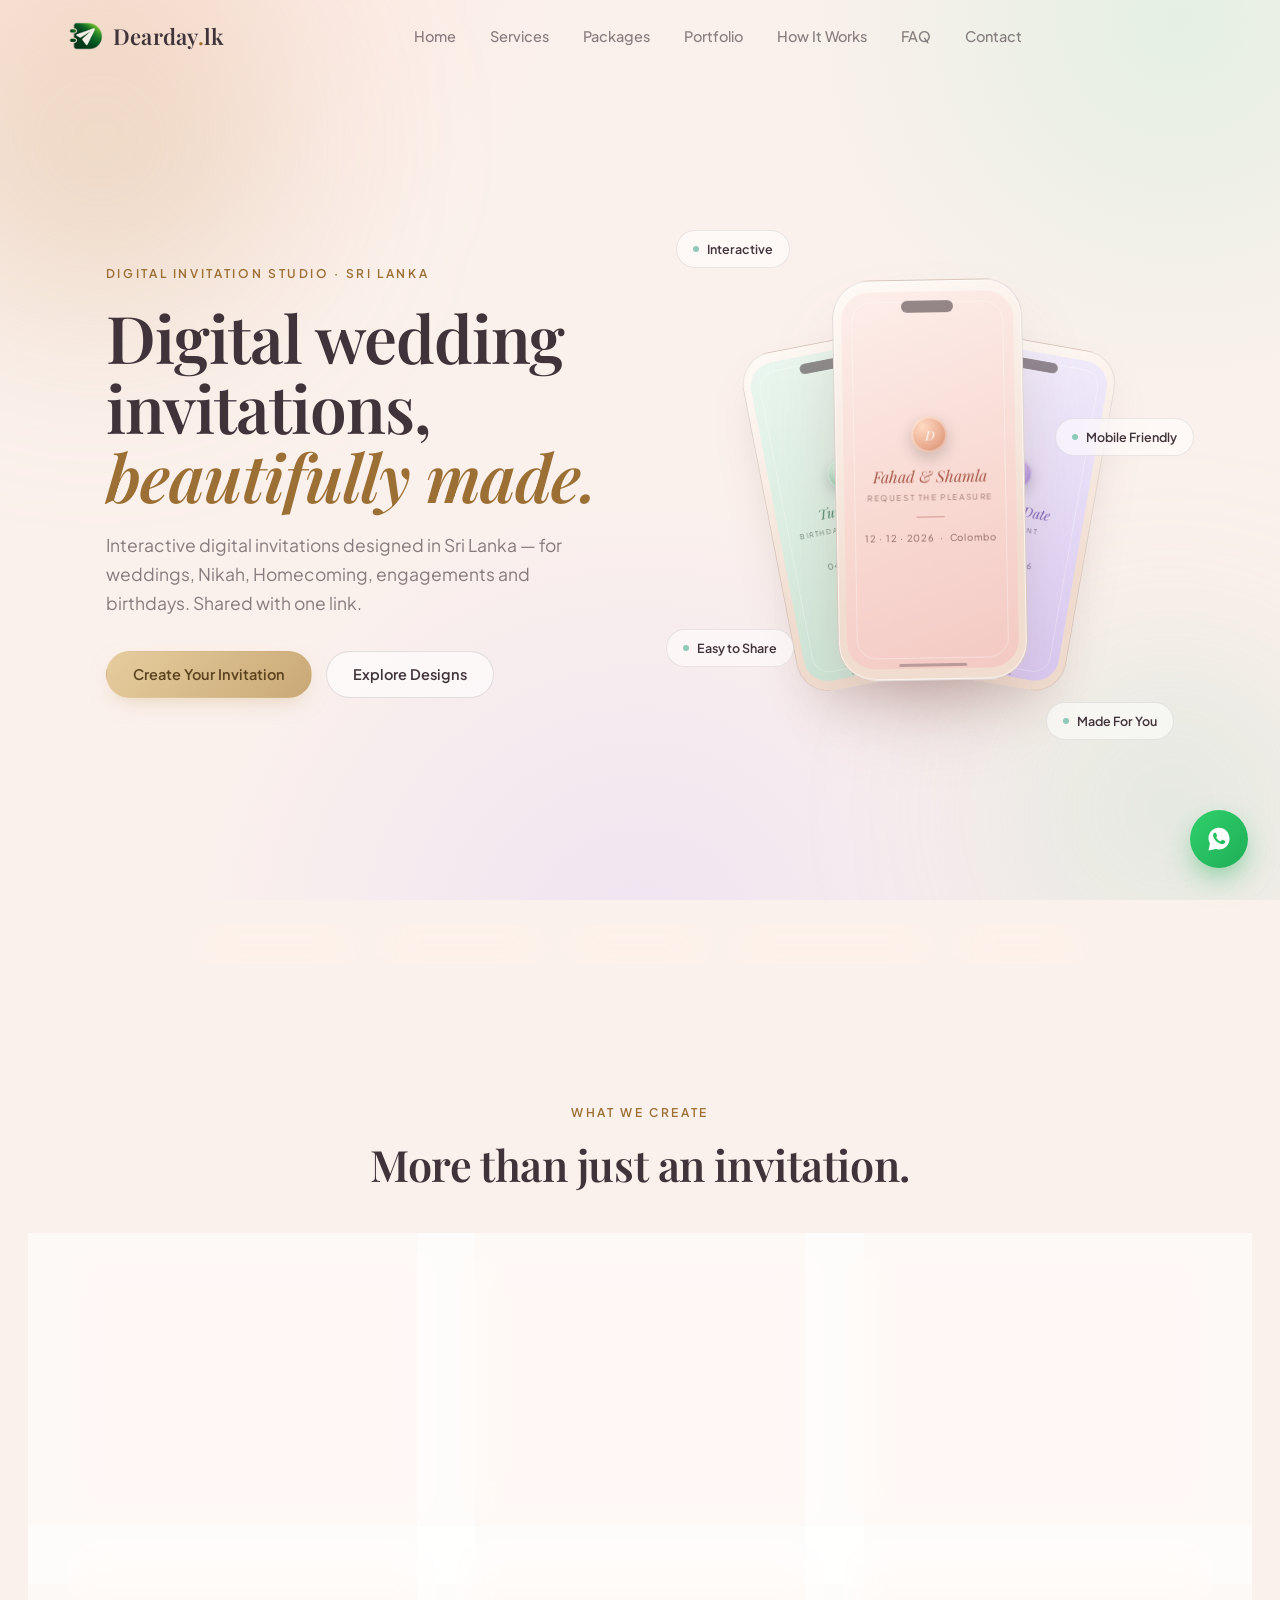
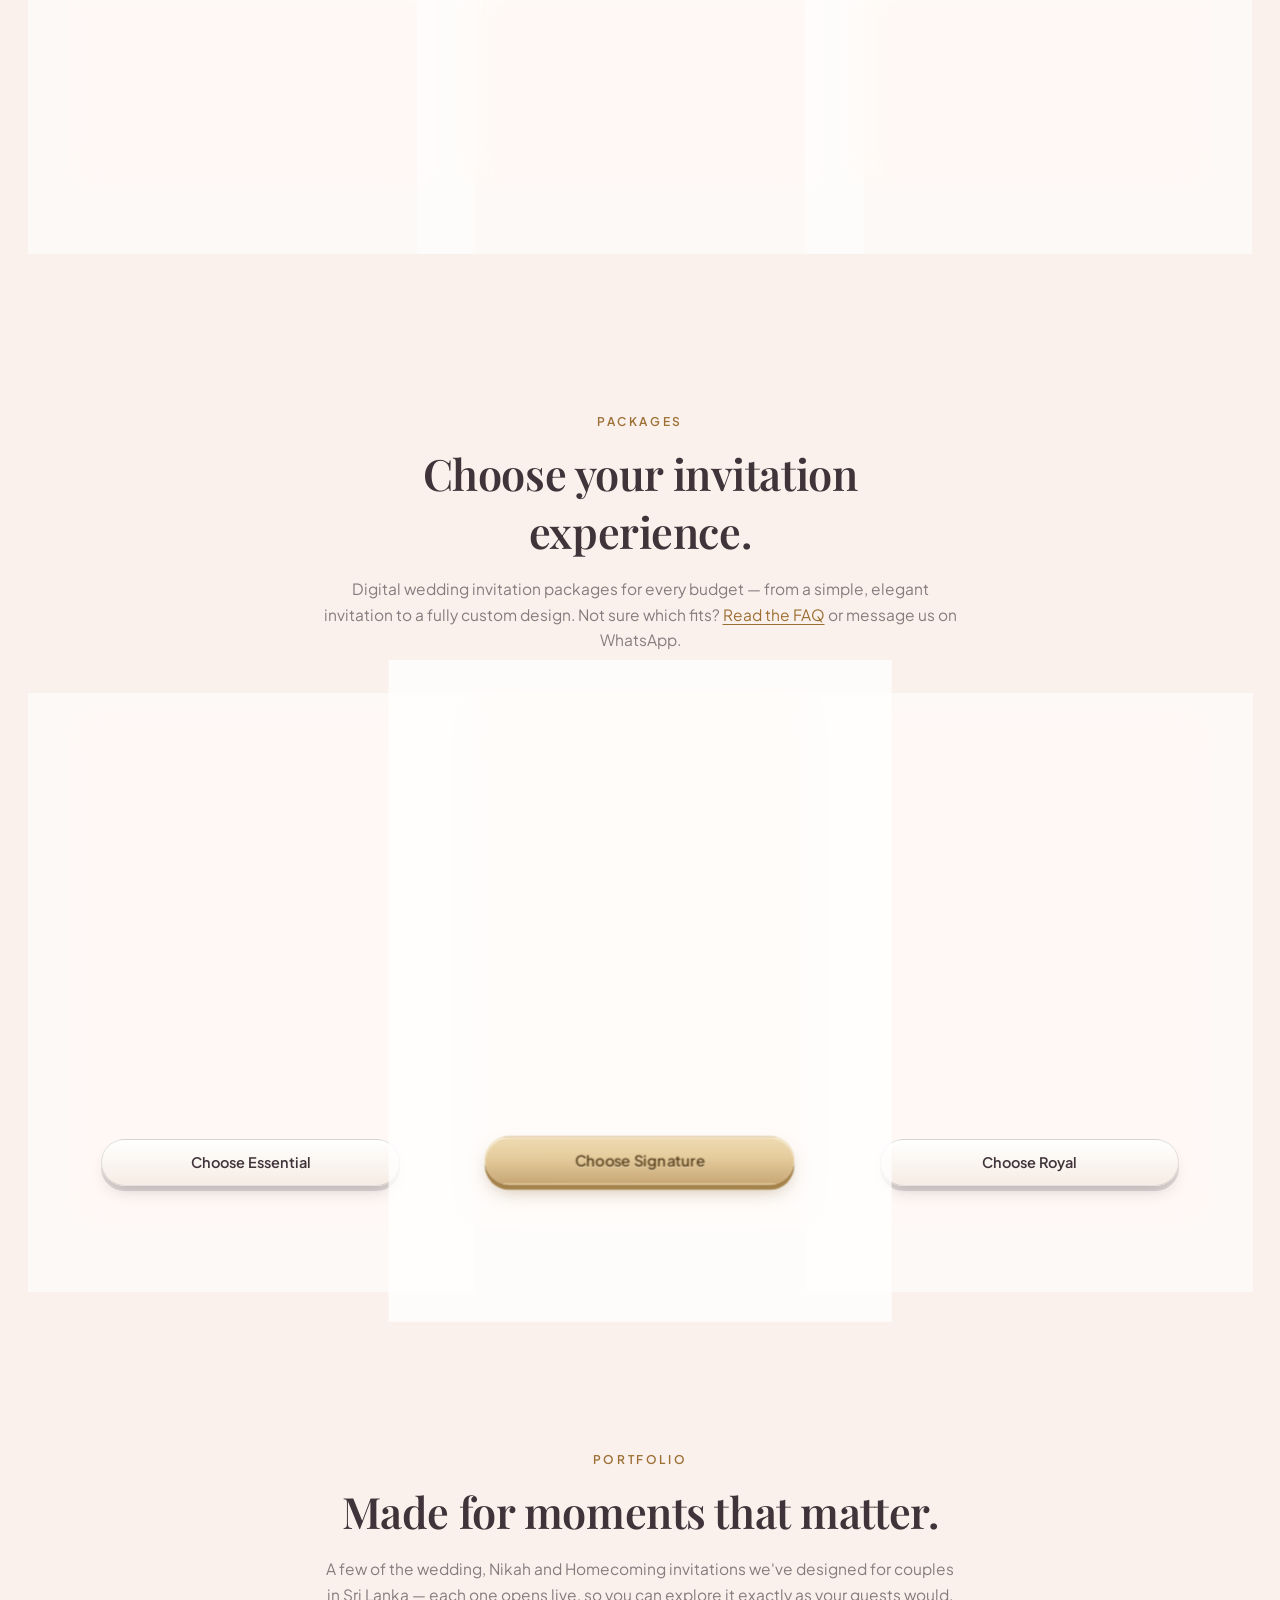
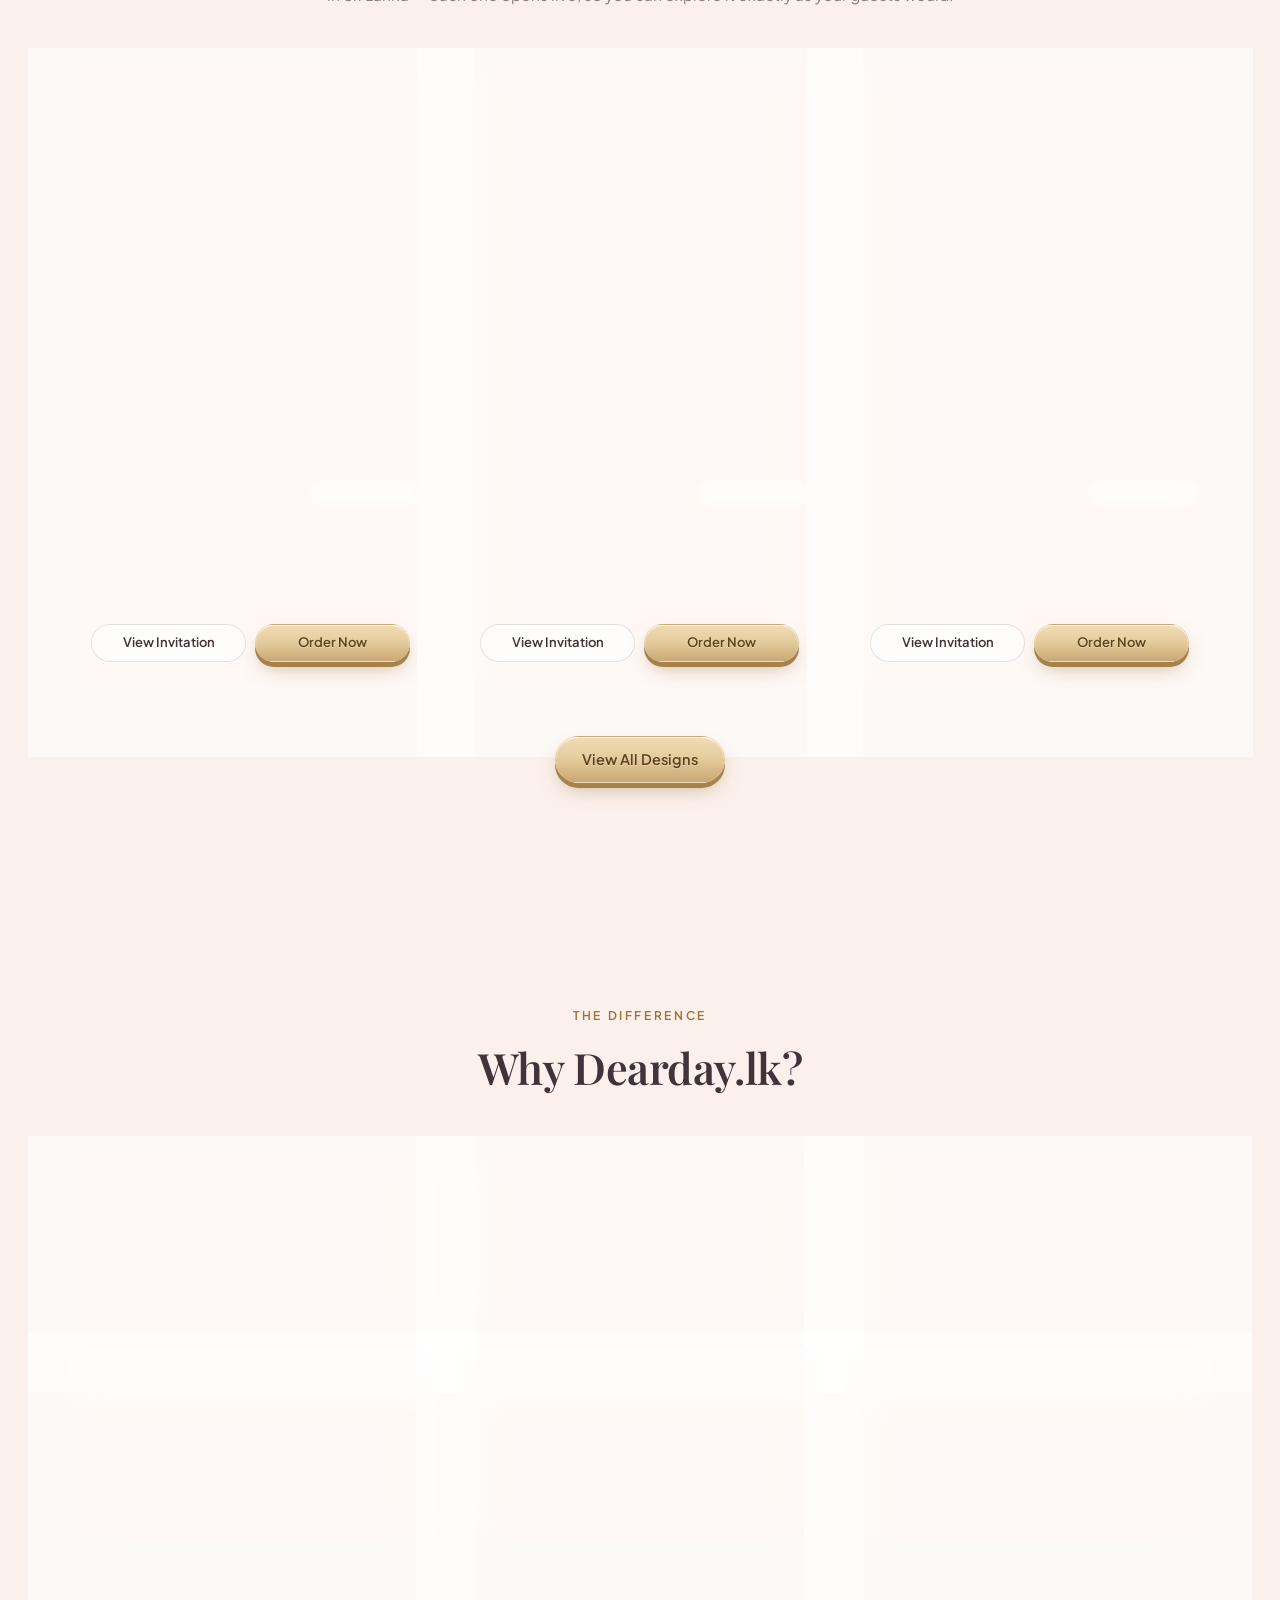
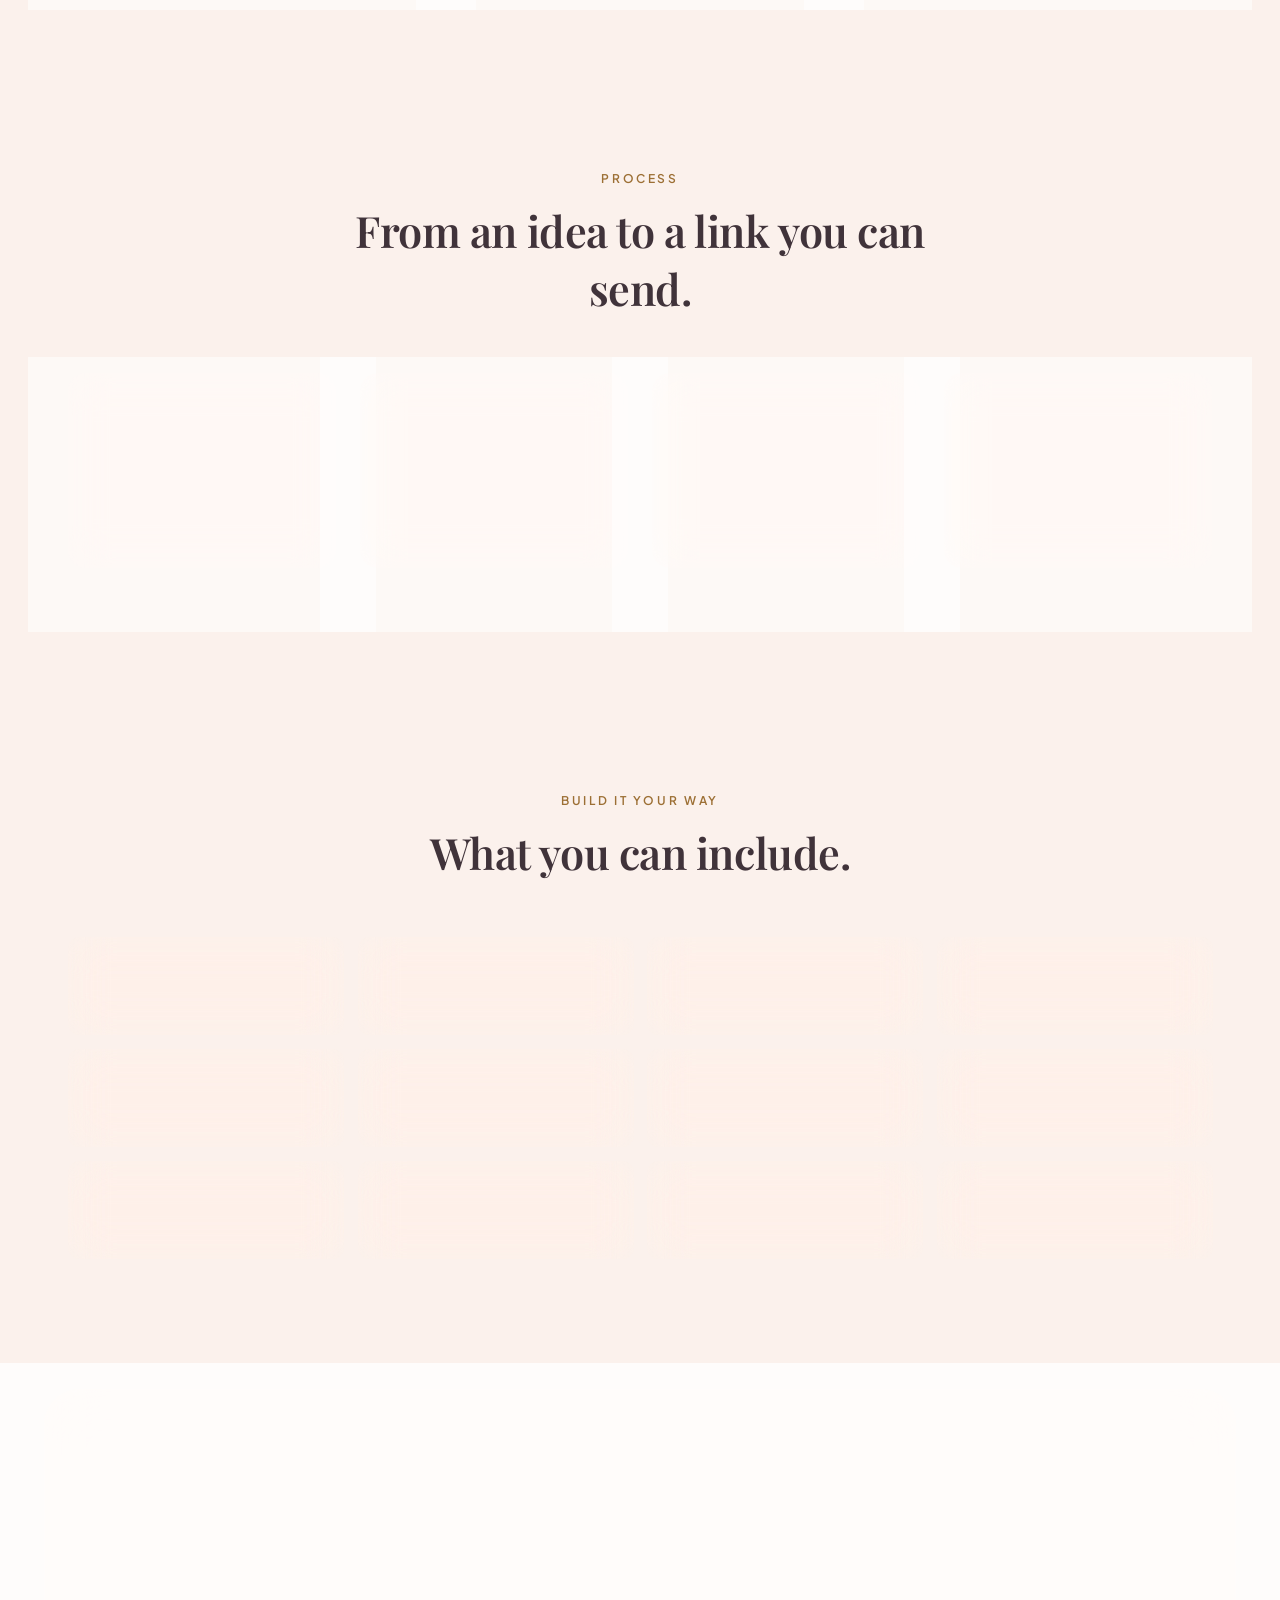
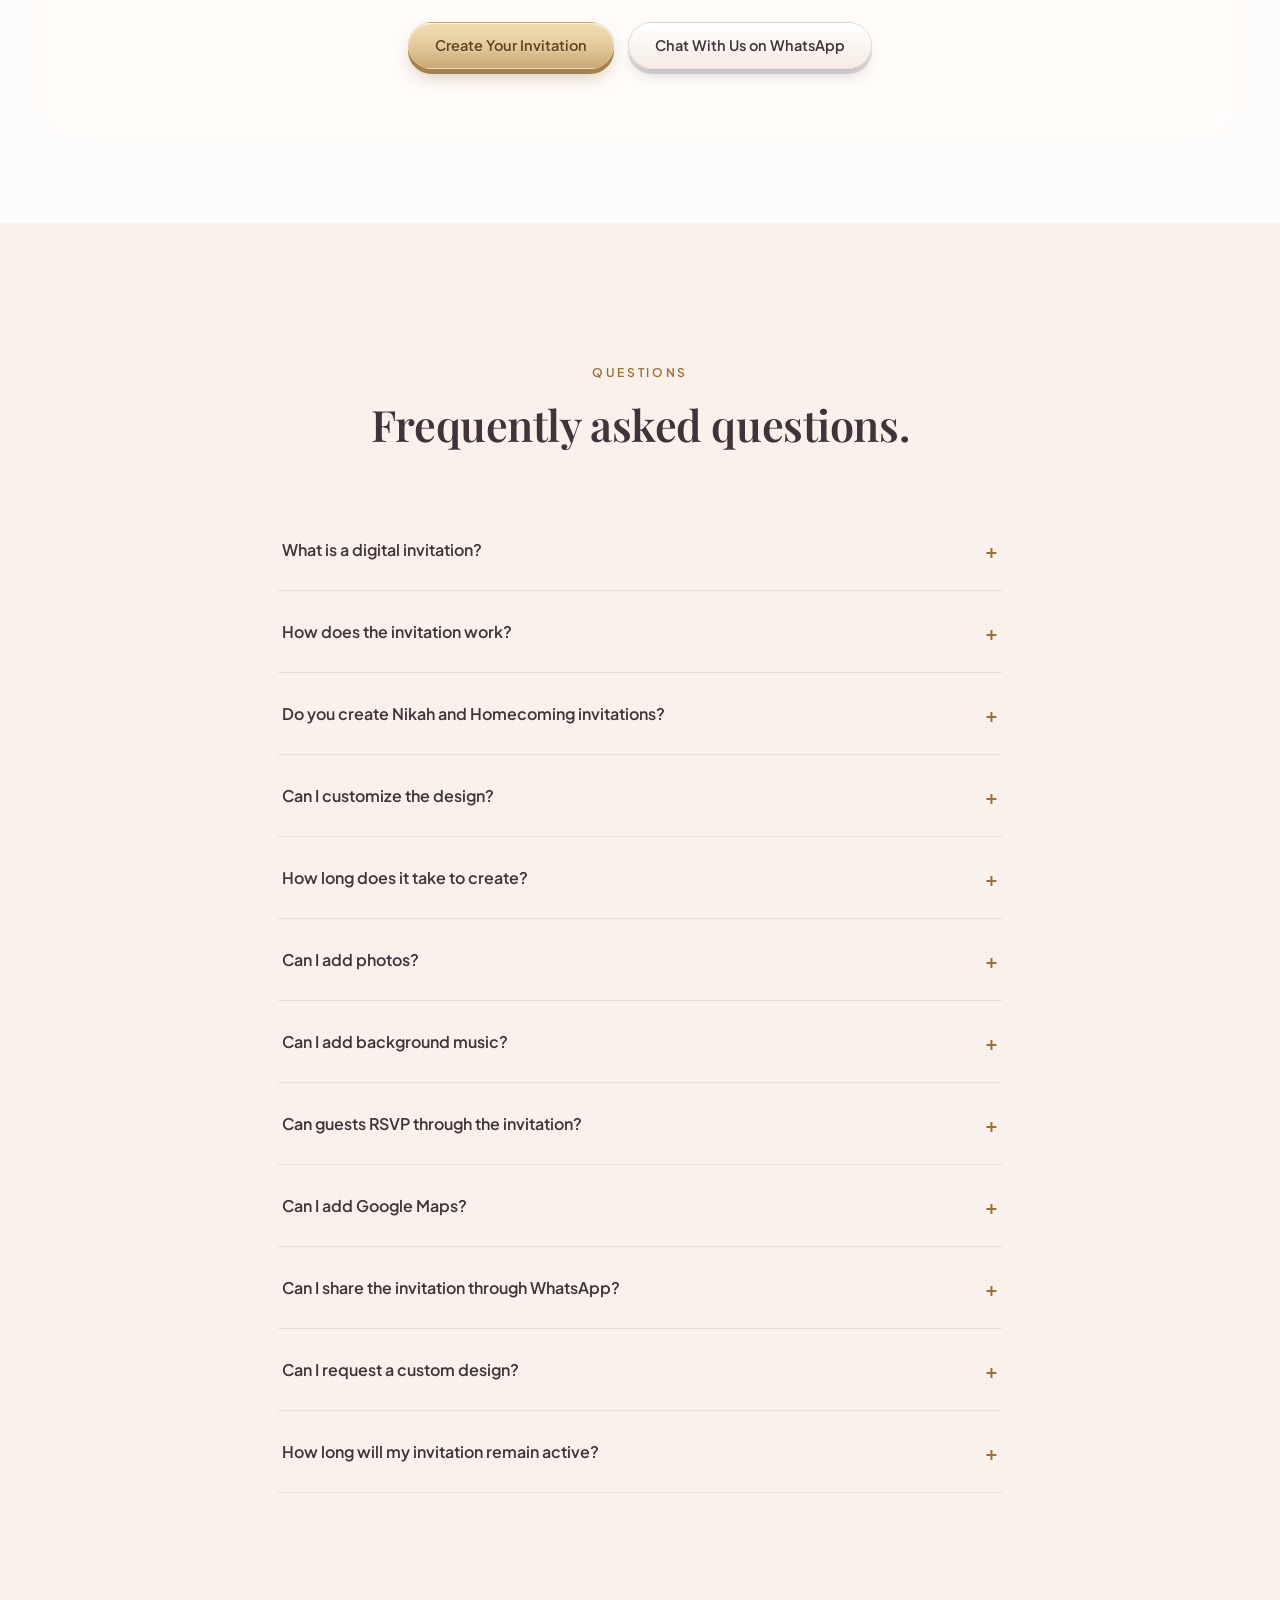
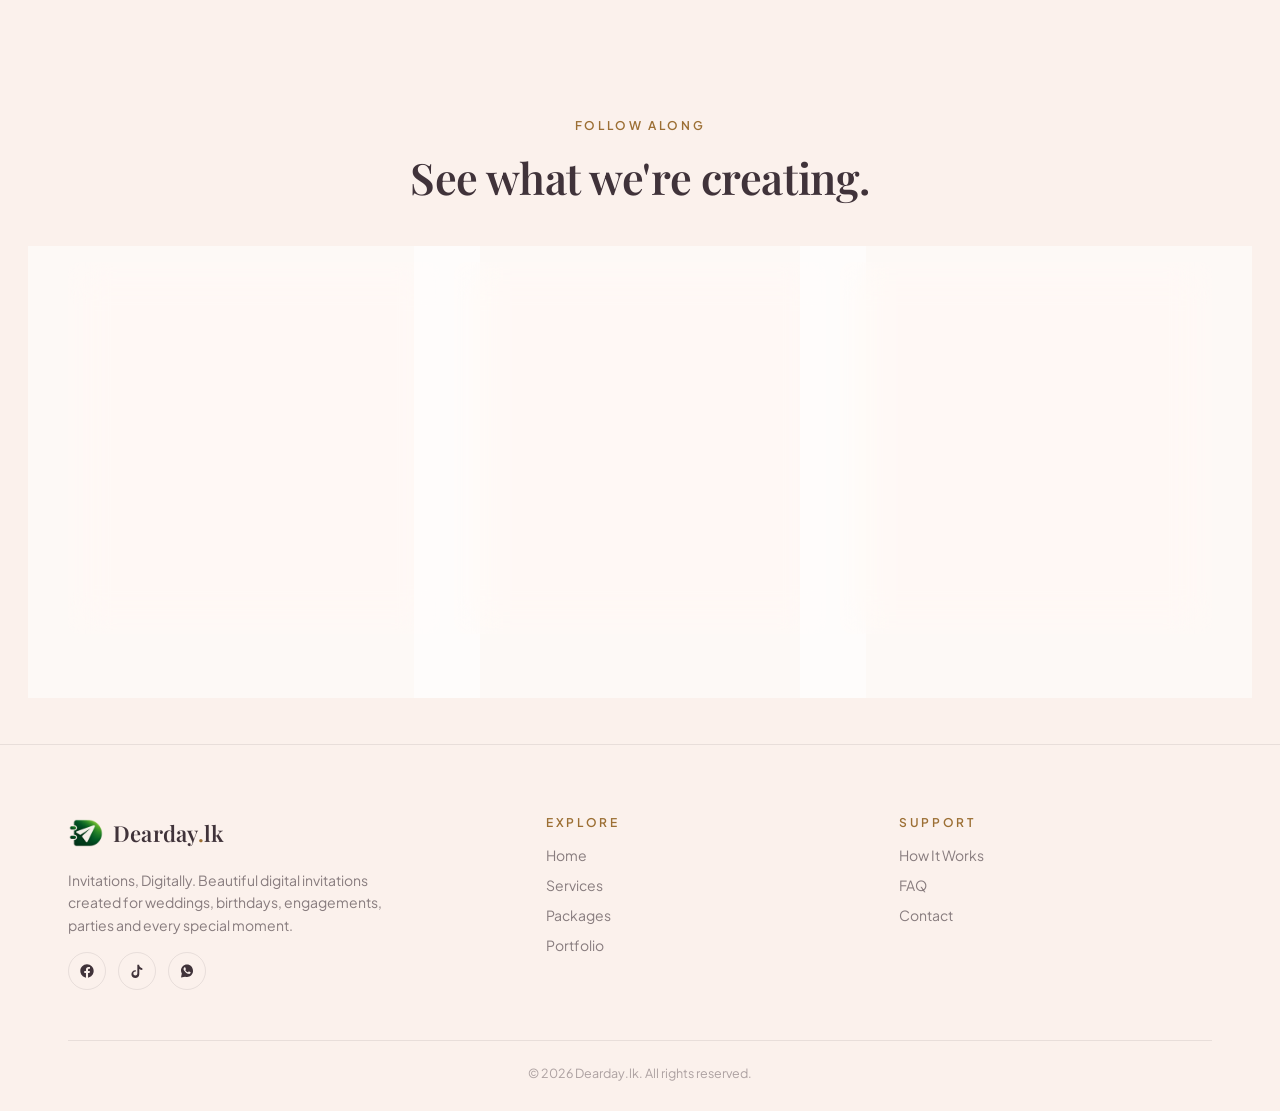
<file: index.html>
<!DOCTYPE html>
<html lang="en">
<head>
<meta charset="UTF-8">
<meta name="viewport" content="width=device-width, initial-scale=1.0, viewport-fit=cover">
<title>Digital Wedding Invitations Sri Lanka | Dearday.lk</title>
<meta name="description" content="Beautiful digital wedding invitation websites in Sri Lanka — for Nikah, Homecoming, engagement and birthday celebrations. Share your invitation as one link on WhatsApp. Packages from Rs. 3,000.">
<link rel="canonical" href="https://dearday.lk/">
<meta name="robots" content="index, follow">

<!-- Open Graph (WhatsApp, Facebook, Messenger, Telegram, LinkedIn) -->
<meta property="og:type" content="website">
<meta property="og:site_name" content="Dearday.lk">
<meta property="og:locale" content="en_US">
<meta property="og:url" content="https://dearday.lk/">
<meta property="og:title" content="Digital Wedding Invitations Sri Lanka | Dearday.lk">
<meta property="og:description" content="Create a beautiful digital wedding invitation website and share it as one link. Designed in Sri Lanka for Nikah, Homecoming, engagement and birthday celebrations.">
<meta property="og:image" content="https://dearday.lk/og-image.jpg">
<meta property="og:image:secure_url" content="https://dearday.lk/og-image.jpg">
<meta property="og:image:type" content="image/jpeg">
<meta property="og:image:width" content="1200">
<meta property="og:image:height" content="630">
<meta property="og:image:alt" content="Dearday.lk — digital wedding invitations designed in Sri Lanka">

<!-- Twitter / X -->
<meta name="twitter:card" content="summary_large_image">
<meta name="twitter:title" content="Digital Wedding Invitations Sri Lanka | Dearday.lk">
<meta name="twitter:description" content="Create a beautiful digital wedding invitation website and share it as one link. Designed in Sri Lanka for Nikah, Homecoming and engagement celebrations.">
<meta name="twitter:image" content="https://dearday.lk/og-image.jpg">
<meta name="twitter:image:alt" content="Dearday.lk — digital wedding invitations designed in Sri Lanka">

<link rel="icon" type="image/x-icon" href="favicon.ico">
<link rel="icon" type="image/png" sizes="32x32" href="favicon-32x32.png">
<link rel="icon" type="image/png" sizes="16x16" href="favicon-16x16.png">
<link rel="apple-touch-icon" href="apple-touch-icon.png">
<link rel="preconnect" href="https://fonts.googleapis.com">
<link rel="preconnect" href="https://fonts.gstatic.com" crossorigin>
<link href="https://fonts.googleapis.com/css2?family=Playfair+Display:ital,wght@0,500;0,600;1,500&family=Plus+Jakarta+Sans:wght@400;500;600;700;800&display=swap" rel="stylesheet">
<link rel="stylesheet" href="styles.css">

<!-- Structured data (Schema.org). Kept in sync by hand with the visible
     page content above - if the FAQ list or package prices change in
     site.js / this file, update the matching blocks here too. -->
<script type="application/ld+json">
{
  "@context": "https://schema.org",
  "@type": "Organization",
  "name": "Dearday.lk",
  "url": "https://dearday.lk/",
  "logo": "https://dearday.lk/logo.png",
  "image": "https://dearday.lk/og-image.jpg",
  "description": "Beautiful digital wedding invitation websites in Sri Lanka — for Nikah, Homecoming, engagement, birthday and custom celebrations. Shared as one link on WhatsApp.",
  "sameAs": [
    "https://www.facebook.com/share/1HLEPgeQwk/",
    "https://www.tiktok.com/@dearday.lk"
  ],
  "contactPoint": {
    "@type": "ContactPoint",
    "telephone": "+94716903578",
    "contactType": "customer service",
    "areaServed": "LK",
    "availableLanguage": ["en"]
  }
}
</script>
<script type="application/ld+json">
{
  "@context": "https://schema.org",
  "@type": "Service",
  "serviceType": "Digital Invitation Design",
  "provider": {"@type": "Organization", "name": "Dearday.lk", "url": "https://dearday.lk/"},
  "areaServed": "LK",
  "offers": [
    {"@type": "Offer", "name": "Essential Package", "price": "3000", "priceCurrency": "LKR", "url": "https://dearday.lk/#packages"},
    {"@type": "Offer", "name": "Signature Package", "price": "5500", "priceCurrency": "LKR", "url": "https://dearday.lk/#packages"},
    {"@type": "Offer", "name": "Royal Package", "price": "9500", "priceCurrency": "LKR", "url": "https://dearday.lk/#packages"}
  ]
}
</script>
<script type="application/ld+json">
{
  "@context": "https://schema.org",
  "@type": "FAQPage",
  "mainEntity": [
    {"@type": "Question", "name": "What is a digital invitation?", "acceptedAnswer": {"@type": "Answer", "text": "A digital invitation is an interactive, web-based invitation you can share as a link — combining design, photos, and details like a mini website made just for your event."}},
    {"@type": "Question", "name": "How does the invitation work?", "acceptedAnswer": {"@type": "Answer", "text": "We design your invitation and deliver it as a shareable link. You send that link to your guests through WhatsApp, social media or any messaging app."}},
    {"@type": "Question", "name": "Do you create Nikah and Homecoming invitations?", "acceptedAnswer": {"@type": "Answer", "text": "Yes. We design digital invitations for Nikah, Homecoming, reception and engagement events, and we can cover multiple events in a single invitation so your guests have every detail in one link."}},
    {"@type": "Question", "name": "Can I customize the design?", "acceptedAnswer": {"@type": "Answer", "text": "Yes. Every invitation is customized to match your event's style, colours and preferences — from the Essential to the Royal package."}},
    {"@type": "Question", "name": "How long does it take to create?", "acceptedAnswer": {"@type": "Answer", "text": "Turnaround depends on the package and details provided, but most invitations are ready within a few days of confirming your requirements on WhatsApp."}},
    {"@type": "Question", "name": "Can I add photos?", "acceptedAnswer": {"@type": "Answer", "text": "Yes, our Signature and Royal packages include a photo gallery so you can share your favourite moments with your guests."}},
    {"@type": "Question", "name": "Can I add background music?", "acceptedAnswer": {"@type": "Answer", "text": "Yes, background music can be added to Signature and Royal invitations to set the mood as guests open the link."}},
    {"@type": "Question", "name": "Can guests RSVP through the invitation?", "acceptedAnswer": {"@type": "Answer", "text": "Yes, WhatsApp RSVP and contact options are available on our Signature and Royal packages."}},
    {"@type": "Question", "name": "Can I add Google Maps?", "acceptedAnswer": {"@type": "Answer", "text": "Yes, we can embed a Google Maps location so your guests can find the venue with one tap."}},
    {"@type": "Question", "name": "Can I share the invitation through WhatsApp?", "acceptedAnswer": {"@type": "Answer", "text": "Absolutely — invitations are built to share instantly through WhatsApp, Messenger, Instagram or any platform you like."}},
    {"@type": "Question", "name": "Can I request a custom design?", "acceptedAnswer": {"@type": "Answer", "text": "Yes, if you have something specific in mind, message us on WhatsApp and we'll design a fully custom invitation for you."}},
    {"@type": "Question", "name": "How long will my invitation remain active?", "acceptedAnswer": {"@type": "Answer", "text": "Your invitation link stays active well beyond your event date — reach out to us on WhatsApp for specifics on your package."}}
  ]
}
</script>
</head>
<body>

<div class="loader" id="loader"><img src="logo-full.png" alt="Dearday.lk — digital wedding invitations Sri Lanka" class="loader-mark"></div>
<div class="bg-noise"></div>

<!-- ================= NAVBAR ================= -->
<header id="navbar">
  <div class="wrap nav-inner">
    <a href="#home" class="logo"><img src="logo.png" alt="Dearday.lk logo" class="logo-img"><span class="logo-text">Dearday<span class="dot">.</span>lk</span></a>
    <nav class="nav-links">
      <a href="#home">Home</a>
      <a href="#services">Services</a>
      <a href="#packages">Packages</a>
      <a href="portfolio.html">Portfolio</a>
      <a href="#how-it-works">How It Works</a>
      <a href="#faq">FAQ</a>
      <a href="#contact">Contact</a>
    </nav>
    <div style="display:flex; align-items:center; gap:16px;">
      <a href="#" class="btn btn-gold btn-sm btn-flat wa-cta" style="display:none;" id="nav-cta">Create Your Invitation</a>
      <button class="hamburger" id="hamburger" aria-label="Menu">
        <span></span><span></span><span></span>
      </button>
    </div>
  </div>
</header>

<div id="mobile-menu">
  <a href="#home">Home</a>
  <a href="#services">Services</a>
  <a href="#packages">Packages</a>
  <a href="portfolio.html">Portfolio</a>
  <a href="#how-it-works">How It Works</a>
  <a href="#faq">FAQ</a>
  <a href="#contact">Contact</a>
  <a href="#" class="btn btn-gold wa-cta" style="margin-top:12px; font-size:15px;">Create Your Invitation</a>
</div>

<main>
<!-- ================= HERO ================= -->
<section class="hero" id="home">
  <div class="glow-orb" style="width:520px; height:520px; background:radial-gradient(circle,rgba(201,168,118,0.4),transparent 70%); top:-120px; left:-160px;"></div>
  <div class="glow-orb" style="width:460px; height:460px; background:radial-gradient(circle,rgba(143,201,184,0.35),transparent 70%); bottom:-140px; right:-120px;"></div>

  <div class="wrap hero-grid" style="position:relative; z-index:1;">
    <div class="hero-copy">
      <span class="eyebrow reveal reveal-3d-drop">Digital Invitation Studio · Sri Lanka</span>

      <h1 class="font-display reveal reveal-3d-depth reveal-delay-1">
        Digital wedding invitations,<br><em>beautifully made.</em>
      </h1>

      <p class="sub reveal reveal-3d-left reveal-delay-2">
        Interactive digital invitations designed in Sri Lanka — for weddings, Nikah, Homecoming, engagements and birthdays. Shared with one link.
      </p>

      <div class="hero-ctas">
        <a href="#" class="btn btn-gold btn-flat wa-cta reveal reveal-3d-pop reveal-delay-3">Create Your Invitation</a>
        <a href="portfolio.html" class="btn btn-ghost btn-flat reveal reveal-3d-pop reveal-delay-4">Explore Designs</a>
      </div>
    </div>

    <div class="hero-visual">
      <div class="phone-stack">
        <div class="phone-frame phone-back-left">
          <div class="invite-notch"></div>
          <div class="invite-cover theme-mint">
            <div class="invite-seal">D</div>
            <div class="invite-title">Turning 25</div>
            <div class="invite-sub">Birthday Celebration</div>
            <div class="invite-line"></div>
            <div class="invite-date">04 · 08 · 2026</div>
          </div>
          <div class="invite-home-bar"></div>
        </div>

        <div class="phone-frame phone-back-right">
          <div class="invite-notch"></div>
          <div class="invite-cover theme-lavender">
            <div class="invite-seal">D</div>
            <div class="invite-title">Save the Date</div>
            <div class="invite-sub">Engagement</div>
            <div class="invite-line"></div>
            <div class="invite-date">21 · 09 · 2026</div>
          </div>
          <div class="invite-home-bar"></div>
        </div>

        <div class="phone-frame phone-front">
          <div class="invite-notch"></div>
          <div class="invite-cover theme-blush">
            <div class="invite-seal">D</div>
            <div class="invite-title">Fahad &amp; Shamla</div>
            <div class="invite-sub">Request the pleasure</div>
            <div class="invite-line"></div>
            <div class="invite-date">12 · 12 · 2026 &nbsp;·&nbsp; Colombo</div>
          </div>
          <div class="invite-home-bar"></div>
        </div>
      </div>

      <div class="float-chip glass" style="top:2%; left:-2%; color:var(--off-white); animation-delay:1.9s, 2.6s;"><span class="dot"></span>Interactive</div>
      <div class="float-chip glass" style="top:38%; right:-4%; color:var(--off-white); animation-delay:2.05s, 2.75s;"><span class="dot"></span>Mobile Friendly</div>
      <div class="float-chip glass" style="bottom:14%; left:-4%; color:var(--off-white); animation-delay:2.2s, 2.9s;"><span class="dot"></span>Easy to Share</div>
      <div class="float-chip glass" style="bottom:0%; right:0%; color:var(--off-white); animation-delay:2.35s, 3.05s;"><span class="dot"></span>Made For You</div>
    </div>
  </div>
</section>

<!-- ================= TRUST STRIP ================= -->
<section class="wrap reveal">
  <div class="trust-strip">
    <div class="trust-item glass"><span class="tick">✓</span>Beautiful Designs</div>
    <div class="trust-item glass"><span class="tick">✓</span>Fully Customizable</div>
    <div class="trust-item glass"><span class="tick">✓</span>Mobile Friendly</div>
    <div class="trust-item glass"><span class="tick">✓</span>Easy WhatsApp Sharing</div>
    <div class="trust-item glass"><span class="tick">✓</span>Fast Delivery</div>
  </div>
</section>

<!-- ================= SERVICES ================= -->
<section class="section-pad" id="services">
  <div class="wrap">
    <div class="section-head reveal">
      <span class="eyebrow">What We Create</span>
      <h2 class="font-display">More than just an invitation.</h2>
    </div>
    <div class="grid-3">
      <div class="service-card glass reveal">
        <div class="service-icon">💍</div>
        <h3>Wedding Invitations</h3>
        <p>Elegant digital wedding invitations for Nikah, Homecoming and reception events — with couple details, venue, countdown, gallery and more.</p>
      </div>
      <div class="service-card glass reveal reveal-delay-1">
        <div class="service-icon">🎈</div>
        <h3>Birthday Invitations</h3>
        <p>Fun and stylish digital invitations for birthdays and celebrations of every age.</p>
      </div>
      <div class="service-card glass reveal reveal-delay-2">
        <div class="service-icon">💫</div>
        <h3>Engagement Invitations</h3>
        <p>Elegant digital engagement invitations for Sri Lankan couples, designed for engagements and pre-wedding events.</p>
      </div>
      <div class="service-card glass reveal">
        <div class="service-icon">🎉</div>
        <h3>Party Invitations</h3>
        <p>Modern digital invitations for parties, gatherings and private events.</p>
      </div>
      <div class="service-card glass reveal reveal-delay-1">
        <div class="service-icon">💐</div>
        <h3>Proposal Invitations</h3>
        <p>Creative and romantic digital experiences built for proposals and special surprises.</p>
      </div>
      <div class="service-card glass reveal reveal-delay-2">
        <div class="service-icon">✦</div>
        <h3>Custom Invitations</h3>
        <p>Fully customized digital invitation experiences, designed around your requirements.</p>
      </div>
    </div>
  </div>
</section>

<!-- ================= PACKAGES ================= -->
<section class="section-pad" id="packages">
  <div class="wrap">
    <div class="section-head reveal">
      <span class="eyebrow">Packages</span>
      <h2 class="font-display">Choose your invitation experience.</h2>
      <p>Digital wedding invitation packages for every budget — from a simple, elegant invitation to a fully custom design. Not sure which fits? <a href="#faq">Read the FAQ</a> or message us on WhatsApp.</p>
    </div>
    <div class="pkg-grid">
      <div class="pkg-card glass reveal">
        <h3 class="pkg-name">Essential</h3>
        <p class="pkg-price">
          <span class="old-price">Rs. 4,500</span>
          <span class="new-price">Rs. 3,000</span>
          <span class="save-tag">33% OFF</span>
        </p>
        <p class="pkg-desc">Simple &amp; elegant.</p>
        <ul class="pkg-list">
          <li><span class="check">✓</span>Premium invitation website</li>
          <li><span class="check">✓</span>Mobile responsive design</li>
          <li><span class="check">✓</span>Bride &amp; groom details</li>
          <li><span class="check">✓</span>Date, time &amp; venue</li>
          <li><span class="check">✓</span>Countdown timer</li>
          <li><span class="check">✓</span>Google Maps location</li>
          <li><span class="check">✓</span>WhatsApp sharing</li>
          <li><span class="check">✓</span>Basic animations</li>
        </ul>
        <a href="#" class="btn btn-ghost wa-cta pkg-cta" data-pkg="Essential" style="width:100%;">Choose Essential</a>
      </div>

      <div class="pkg-card glass-strong foil-edge featured reveal reveal-delay-1">
        <span class="pkg-badge">Most Popular</span>
        <h3 class="pkg-name">Signature</h3>
        <p class="pkg-price">
          <span class="old-price">Rs. 8,500</span>
          <span class="new-price">Rs. 5,500</span>
          <span class="save-tag">35% OFF</span>
        </p>
        <p class="pkg-desc">Beautiful &amp; interactive.</p>
        <ul class="pkg-list">
          <li><span class="check">✓</span>Everything in Essential</li>
          <li><span class="check">✓</span>Premium cinematic animations</li>
          <li><span class="check">✓</span>Photo gallery</li>
          <li><span class="check">✓</span>Background music</li>
          <li><span class="check">✓</span>Love story timeline</li>
          <li><span class="check">✓</span>Add to Calendar</li>
          <li><span class="check">✓</span>WhatsApp RSVP</li>
        </ul>
        <a href="#" class="btn btn-gold wa-cta pkg-cta" data-pkg="Signature" style="width:100%;">Choose Signature</a>
      </div>

      <div class="pkg-card glass reveal reveal-delay-2">
        <h3 class="pkg-name">Royal</h3>
        <p class="pkg-price">
          <span class="old-price">Rs. 15,000</span>
          <span class="new-price">Rs. 9,500</span>
          <span class="save-tag">37% OFF</span>
        </p>
        <p class="pkg-desc">Fully custom premium experience.</p>
        <ul class="pkg-list">
          <li><span class="check">✓</span>Everything in Signature</li>
          <li><span class="check">✓</span>Fully custom invitation design</li>
          <li><span class="check">✓</span>Advanced scroll storytelling</li>
          <li><span class="check">✓</span>Premium parallax effects</li>
          <li><span class="check">✓</span>Advanced cinematic animations</li>
          <li><span class="check">✓</span>Multiple event sections</li>
        </ul>
        <a href="#" class="btn btn-ghost wa-cta pkg-cta" data-pkg="Royal" style="width:100%;">Choose Royal</a>
      </div>
    </div>
  </div>
</section>

<!-- ================= PORTFOLIO (short preview) ================= -->
<section class="section-pad" id="portfolio">
  <div class="wrap">
    <div class="section-head reveal">
      <span class="eyebrow">Portfolio</span>
      <h2 class="font-display">Made for moments that matter.</h2>
      <p>A few of the wedding, Nikah and Homecoming invitations we've designed for couples in Sri Lanka — each one opens live, so you can explore it exactly as your guests would.</p>
    </div>

    <div class="portfolio-grid" id="portfolio-grid"></div>

    <div style="text-align:center; margin-top:44px;" class="reveal">
      <a href="portfolio.html" class="btn btn-gold">View All Designs</a>
    </div>
  </div>
</section>

<!-- ================= WHY US ================= -->
<section class="section-pad">
  <div class="wrap">
    <div class="section-head reveal">
      <span class="eyebrow">The Difference</span>
      <h2 class="font-display">Why Dearday.lk?</h2>
    </div>
    <div class="why-grid">
      <div class="why-card glass reveal">
        <div style="font-size:22px;">✎</div>
        <h3>Designed With Detail</h3>
        <p>Every invitation is carefully designed to match the style and personality of your event.</p>
      </div>
      <div class="why-card glass reveal reveal-delay-1">
        <div style="font-size:22px;">✧</div>
        <h3>Interactive Experience</h3>
        <p>More than a static card — create an invitation your guests can actually explore.</p>
      </div>
      <div class="why-card glass reveal reveal-delay-2">
        <div style="font-size:22px;">📱</div>
        <h3>Mobile First</h3>
        <p>Designed to look beautiful on smartphones, tablets and desktops alike.</p>
      </div>
      <div class="why-card glass reveal">
        <div style="font-size:22px;">↗</div>
        <h3>Easy To Share</h3>
        <p>Share your invitation instantly through WhatsApp, Messenger, Instagram or any platform.</p>
      </div>
      <div class="why-card glass reveal reveal-delay-1">
        <div style="font-size:22px;">⚡</div>
        <h3>Fast &amp; Reliable</h3>
        <p>Optimized for quick loading and smooth performance on every device.</p>
      </div>
      <div class="why-card glass reveal reveal-delay-2">
        <div style="font-size:22px;">♥</div>
        <h3>Personal Support</h3>
        <p>Get direct assistance through WhatsApp from start to finish.</p>
      </div>
    </div>
  </div>
</section>

<!-- ================= HOW IT WORKS ================= -->
<section class="section-pad" id="how-it-works">
  <div class="wrap">
    <div class="section-head reveal">
      <span class="eyebrow">Process</span>
      <h2 class="font-display">From an idea to a link you can send.</h2>
    </div>
    <div class="steps">
      <div class="step glass reveal">
        <span class="step-num">01</span>
        <h3>Choose Your Style</h3>
        <p>Explore our designs or tell us what you have in mind.</p>
      </div>
      <div class="step glass reveal reveal-delay-1">
        <span class="step-num">02</span>
        <h3>Send Your Details</h3>
        <p>Send your event information, photos and preferences on WhatsApp.</p>
      </div>
      <div class="step glass reveal reveal-delay-2">
        <span class="step-num">03</span>
        <h3>We Create It</h3>
        <p>Our team designs and builds your digital invitation.</p>
      </div>
      <div class="step glass reveal reveal-delay-3">
        <span class="step-num">04</span>
        <h3>Share Your Moment</h3>
        <p>Receive your invitation link and share it with your guests.</p>
      </div>
    </div>
  </div>
</section>

<!-- ================= FEATURES ================= -->
<section class="section-pad">
  <div class="wrap">
    <div class="section-head reveal">
      <span class="eyebrow">Build It Your Way</span>
      <h2 class="font-display">What you can include.</h2>
    </div>
    <div class="feat-grid" id="feat-grid"></div>
  </div>
</section>

<!-- ================= TESTIMONIALS =================
     Temporarily hidden. To bring it back, just delete style="display:none;" below. -->
<section class="section-pad" style="display:none;">
  <div class="wrap">
    <div class="section-head reveal">
      <span class="eyebrow">Kind Words</span>
      <h2 class="font-display">Loved by people celebrating their biggest moments.</h2>
    </div>
    <div class="testi-row reveal" id="testi-row"></div>
  </div>
</section>

<!-- ================= FINAL CTA ================= -->
<section class="wrap" style="padding:20px 24px 110px;" id="contact">
  <div class="final-cta glass-strong foil-edge reveal">
    <div class="glow-orb" style="width:420px;height:420px; background:radial-gradient(circle,rgba(201,168,118,0.28),transparent 70%); top:-100px; left:50%; transform:translateX(-50%);"></div>
    <div style="position:relative; z-index:1;">
      <h2 class="font-display">Your story deserves more than a message.</h2>
      <p>Create a beautiful digital invitation your guests will remember.</p>
      <div class="ctas">
        <a href="#" class="btn btn-gold wa-cta">Create Your Invitation</a>
        <a href="#" class="btn btn-ghost wa-cta">Chat With Us on WhatsApp</a>
      </div>
    </div>
  </div>
</section>

<!-- ================= FAQ ================= -->
<section class="section-pad" id="faq">
  <div class="wrap" style="max-width:820px;">
    <div class="section-head reveal">
      <span class="eyebrow">Questions</span>
      <h2 class="font-display">Frequently asked questions.</h2>
    </div>
    <div id="faq-list" class="reveal"></div>
  </div>
</section>

<!-- ================= SOCIAL ================= -->
<section class="section-pad">
  <div class="wrap">
    <div class="section-head reveal">
      <span class="eyebrow">Follow Along</span>
      <h2 class="font-display">See what we're creating.</h2>
    </div>
    <div class="social-grid reveal">
      <a href="https://www.facebook.com/share/1HLEPgeQwk/" target="_blank" rel="noopener noreferrer" class="social-tile glass">
        <svg viewBox="0 0 24 24" width="22" height="22" fill="currentColor"><path d="M22 12.06C22 6.51 17.52 2 12 2S2 6.51 2 12.06c0 5 3.66 9.15 8.44 9.94v-7.03H7.9v-2.9h2.54V9.85c0-2.5 1.49-3.89 3.78-3.89 1.1 0 2.24.2 2.24.2v2.46h-1.26c-1.24 0-1.63.77-1.63 1.56v1.87h2.78l-.44 2.9h-2.34V22c4.78-.79 8.44-4.94 8.44-9.94z"/></svg>
        Facebook
      </a>
      <a href="https://www.tiktok.com/@dearday.lk" target="_blank" rel="noopener noreferrer" class="social-tile glass">
        <svg viewBox="0 0 24 24" width="22" height="22" fill="currentColor"><path d="M16.6 5.82c-.9-.83-1.42-1.98-1.44-3.24H12.5v13.06c0 1.65-1.35 3-3 3s-3-1.35-3-3 1.35-3 3-3c.28 0 .55.04.8.11V10.9a5.9 5.9 0 0 0-.8-.06c-3.26 0-5.9 2.64-5.9 5.9s2.64 5.9 5.9 5.9 5.9-2.64 5.9-5.9V9.01a8.2 8.2 0 0 0 4.6 1.4V7.75a5.4 5.4 0 0 1-3.4-1.93z"/></svg>
        TikTok
      </a>
      <a href="#" class="social-tile glass wa-cta">
        <svg viewBox="0 0 32 32" width="22" height="22" fill="currentColor"><path d="M16.02 3C9.4 3 4 8.36 4 14.94c0 2.2.6 4.28 1.65 6.06L4 29l8.24-1.6a12.9 12.9 0 0 0 3.78.56h.01c6.62 0 12.02-5.36 12.02-11.94C28.05 8.36 22.65 3 16.02 3zm7.03 17.06c-.3.84-1.7 1.6-2.35 1.7-.6.1-1.36.14-2.2-.14-.5-.16-1.15-.37-1.98-.72-3.49-1.5-5.77-5.03-5.95-5.27-.17-.23-1.42-1.88-1.42-3.59 0-1.7.9-2.55 1.22-2.9.31-.34.68-.42.9-.42.23 0 .46 0 .66.01.21.01.5-.08.78.6.3.7 1 2.4 1.09 2.58.09.17.15.37.03.6-.12.23-.18.37-.36.57-.18.2-.38.44-.54.6-.18.17-.36.36-.16.7.2.35.9 1.48 1.93 2.4 1.33 1.18 2.45 1.55 2.8 1.72.35.17.55.15.75-.09.2-.24.86-1 1.09-1.34.23-.35.46-.29.77-.17.31.11 1.98.93 2.32 1.1.34.17.56.26.65.4.09.15.09.85-.21 1.68z"/></svg>
        WhatsApp
      </a>
    </div>
  </div>
</section>
</main>

<!-- ================= FOOTER ================= -->
<footer>
  <div class="wrap">
    <div class="footer-grid">
      <div>
        <a href="#home" class="logo"><img src="logo.png" alt="Dearday.lk logo" class="logo-img"><span class="logo-text">Dearday<span class="dot">.</span>lk</span></a>
        <p style="color:var(--ink-60); font-size:14px; margin:14px 0 0; max-width:340px; line-height:1.6;">Invitations, Digitally. Beautiful digital invitations created for weddings, birthdays, engagements, parties and every special moment.</p>
        <div class="footer-social">
          <a href="https://www.facebook.com/share/1HLEPgeQwk/" target="_blank" rel="noopener noreferrer" aria-label="Facebook">
            <svg viewBox="0 0 24 24" width="16" height="16" fill="currentColor"><path d="M22 12.06C22 6.51 17.52 2 12 2S2 6.51 2 12.06c0 5 3.66 9.15 8.44 9.94v-7.03H7.9v-2.9h2.54V9.85c0-2.5 1.49-3.89 3.78-3.89 1.1 0 2.24.2 2.24.2v2.46h-1.26c-1.24 0-1.63.77-1.63 1.56v1.87h2.78l-.44 2.9h-2.34V22c4.78-.79 8.44-4.94 8.44-9.94z"/></svg>
          </a>
          <a href="https://www.tiktok.com/@dearday.lk" target="_blank" rel="noopener noreferrer" aria-label="TikTok">
            <svg viewBox="0 0 24 24" width="16" height="16" fill="currentColor"><path d="M16.6 5.82c-.9-.83-1.42-1.98-1.44-3.24H12.5v13.06c0 1.65-1.35 3-3 3s-3-1.35-3-3 1.35-3 3-3c.28 0 .55.04.8.11V10.9a5.9 5.9 0 0 0-.8-.06c-3.26 0-5.9 2.64-5.9 5.9s2.64 5.9 5.9 5.9 5.9-2.64 5.9-5.9V9.01a8.2 8.2 0 0 0 4.6 1.4V7.75a5.4 5.4 0 0 1-3.4-1.93z"/></svg>
          </a>
          <a href="#" class="wa-cta" aria-label="WhatsApp">
            <svg viewBox="0 0 32 32" width="16" height="16" fill="currentColor"><path d="M16.02 3C9.4 3 4 8.36 4 14.94c0 2.2.6 4.28 1.65 6.06L4 29l8.24-1.6a12.9 12.9 0 0 0 3.78.56h.01c6.62 0 12.02-5.36 12.02-11.94C28.05 8.36 22.65 3 16.02 3zm7.03 17.06c-.3.84-1.7 1.6-2.35 1.7-.6.1-1.36.14-2.2-.14-.5-.16-1.15-.37-1.98-.72-3.49-1.5-5.77-5.03-5.95-5.27-.17-.23-1.42-1.88-1.42-3.59 0-1.7.9-2.55 1.22-2.9.31-.34.68-.42.9-.42.23 0 .46 0 .66.01.21.01.5-.08.78.6.3.7 1 2.4 1.09 2.58.09.17.15.37.03.6-.12.23-.18.37-.36.57-.18.2-.38.44-.54.6-.18.17-.36.36-.16.7.2.35.9 1.48 1.93 2.4 1.33 1.18 2.45 1.55 2.8 1.72.35.17.55.15.75-.09.2-.24.86-1 1.09-1.34.23-.35.46-.29.77-.17.31.11 1.98.93 2.32 1.1.34.17.56.26.65.4.09.15.09.85-.21 1.68z"/></svg>
          </a>
        </div>
      </div>
      <div class="footer-links">
        <span class="eyebrow" style="margin-bottom:4px;">Explore</span>
        <a href="#home">Home</a>
        <a href="#services">Services</a>
        <a href="#packages">Packages</a>
        <a href="portfolio.html">Portfolio</a>
      </div>
      <div class="footer-links">
        <span class="eyebrow" style="margin-bottom:4px;">Support</span>
        <a href="#how-it-works">How It Works</a>
        <a href="#faq">FAQ</a>
        <a href="#contact" class="wa-cta">Contact</a>
      </div>
    </div>
    <div class="footer-bottom">© 2026 Dearday.lk. All rights reserved.</div>
  </div>
</footer>

<a href="#" class="wa-cta" id="wa-float" aria-label="Chat on WhatsApp">
  <svg viewBox="0 0 32 32" width="28" height="28" fill="#ffffff" aria-hidden="true">
    <path d="M16.02 3C9.4 3 4 8.36 4 14.94c0 2.2.6 4.28 1.65 6.06L4 29l8.24-1.6a12.9 12.9 0 0 0 3.78.56h.01c6.62 0 12.02-5.36 12.02-11.94C28.05 8.36 22.65 3 16.02 3zm7.03 17.06c-.3.84-1.7 1.6-2.35 1.7-.6.1-1.36.14-2.2-.14-.5-.16-1.15-.37-1.98-.72-3.49-1.5-5.77-5.03-5.95-5.27-.17-.23-1.42-1.88-1.42-3.59 0-1.7.9-2.55 1.22-2.9.31-.34.68-.42.9-.42.23 0 .46 0 .66.01.21.01.5-.08.78.6.3.7 1 2.4 1.09 2.58.09.17.15.37.03.6-.12.23-.18.37-.36.57-.18.2-.38.44-.54.6-.18.17-.36.36-.16.7.2.35.9 1.48 1.93 2.4 1.33 1.18 2.45 1.55 2.8 1.72.35.17.55.15.75-.09.2-.24.86-1 1.09-1.34.23-.35.46-.29.77-.17.31.11 1.98.93 2.32 1.1.34.17.56.26.65.4.09.15.09.85-.21 1.68z"/>
  </svg>
</a>

<script src="site.js"></script>
</body>
</html>
</file>
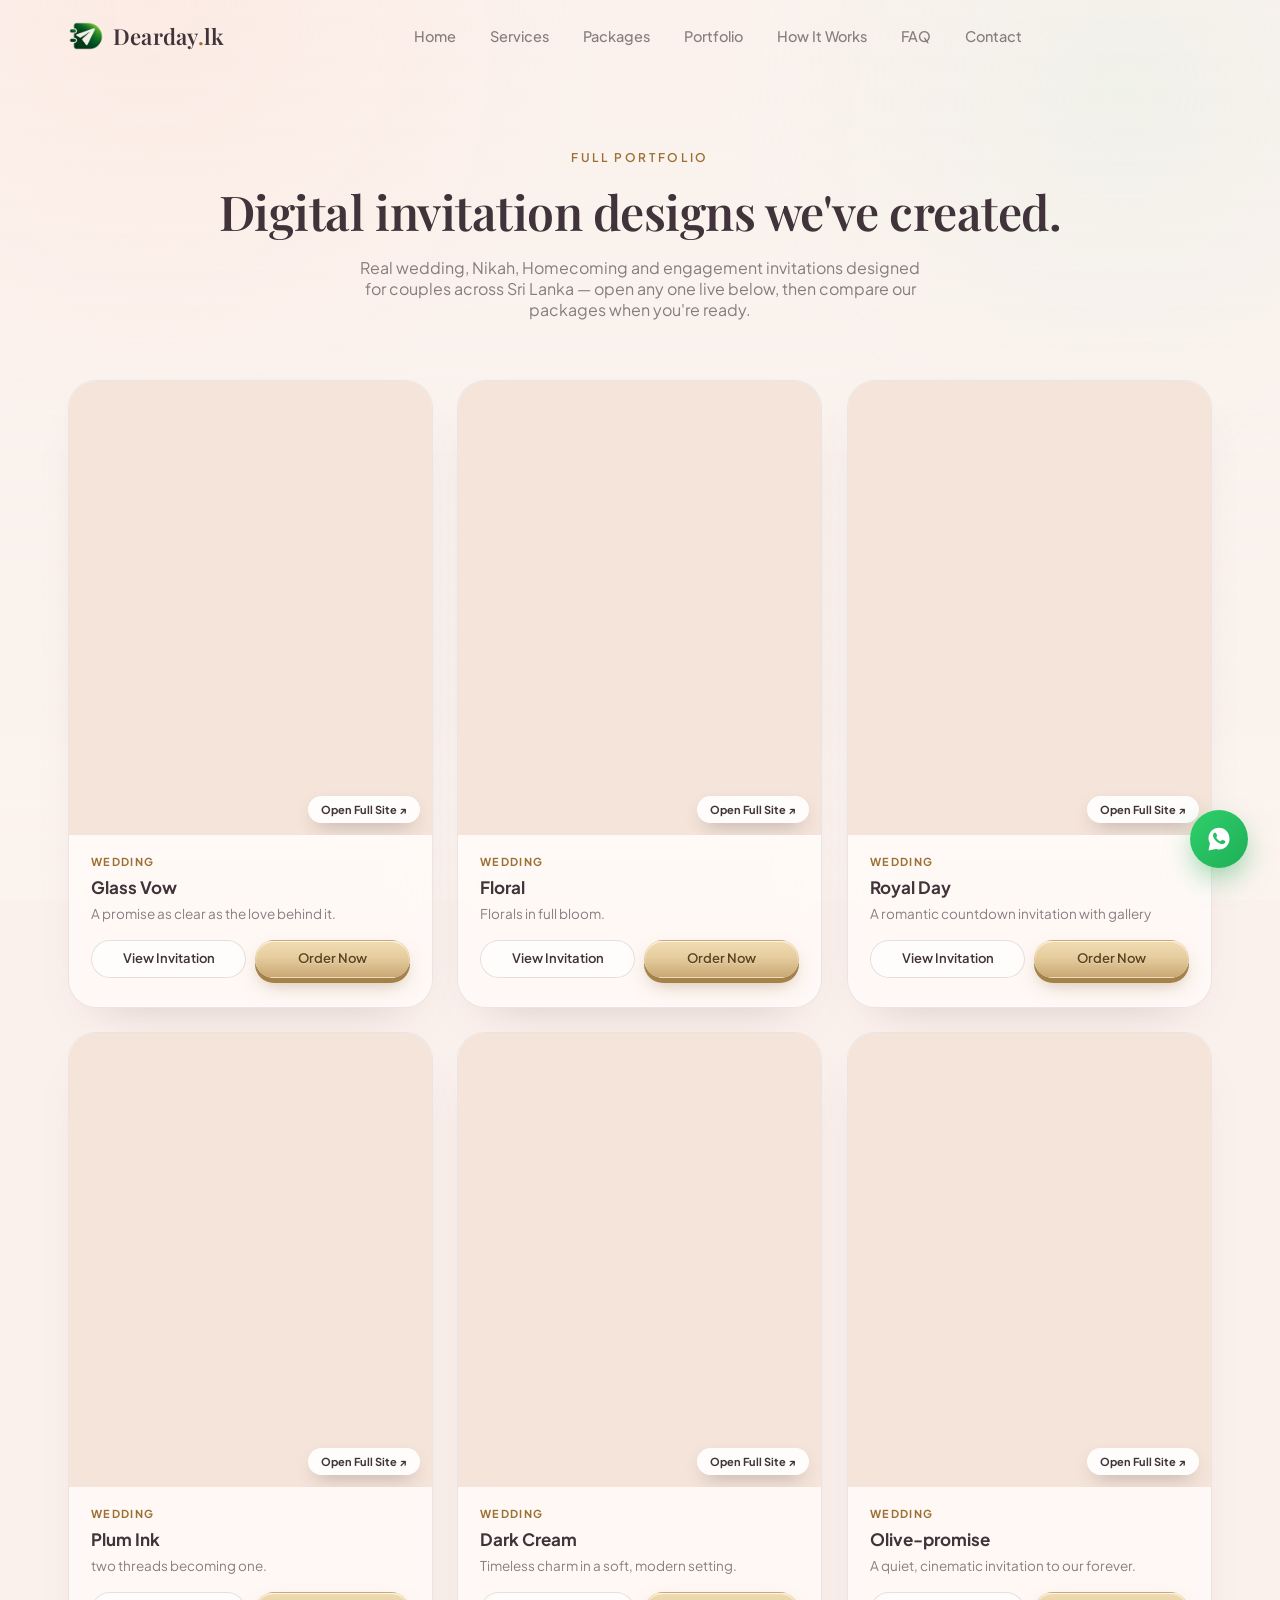
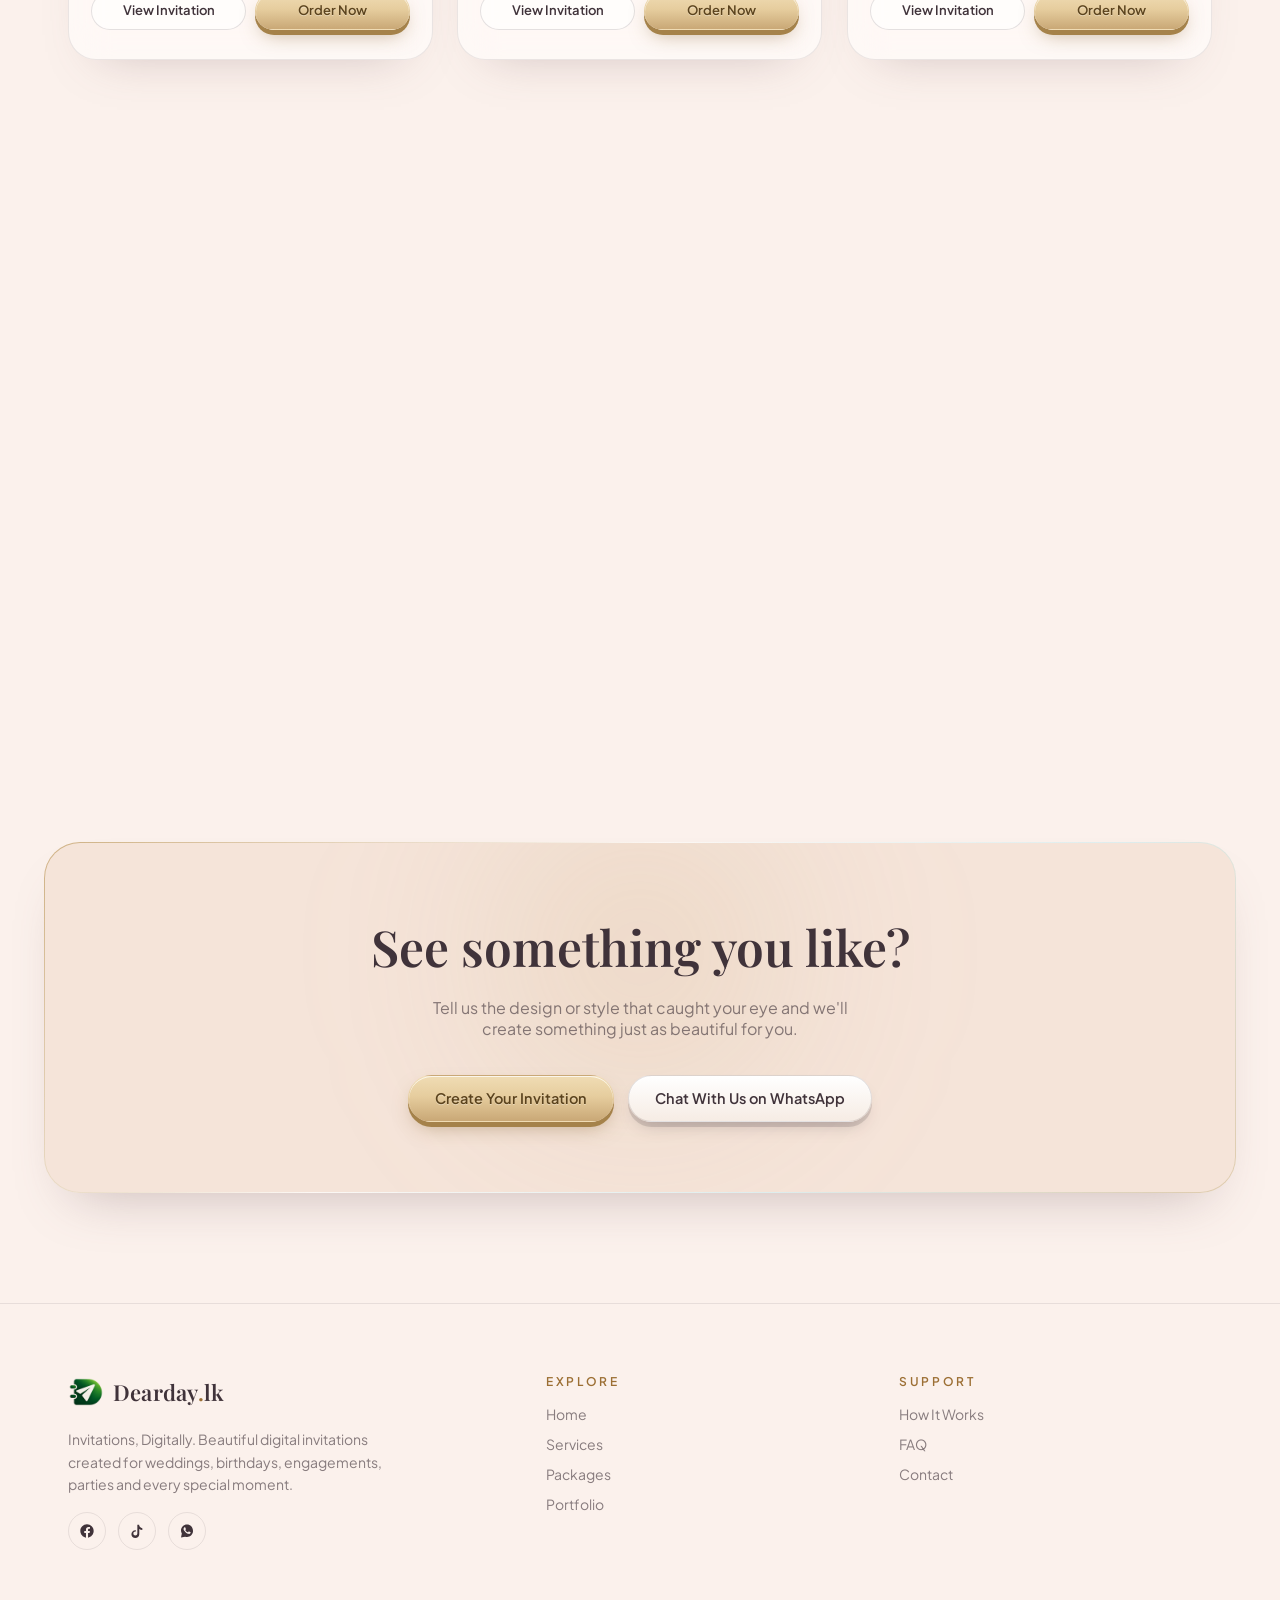
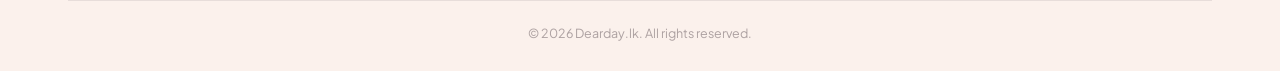
<file: portfolio.html>
<!DOCTYPE html>
<html lang="en">
<head>
<meta charset="UTF-8">
<meta name="viewport" content="width=device-width, initial-scale=1.0, viewport-fit=cover">
<title>Digital Invitation Designs Portfolio | Dearday.lk</title>
<meta name="description" content="See real digital wedding invitation websites we've designed in Sri Lanka — Nikah, Homecoming, engagement, birthday and custom invitations. Open any design live before you order.">
<link rel="canonical" href="https://dearday.lk/portfolio.html">
<meta name="robots" content="index, follow">

<!-- Open Graph (WhatsApp, Facebook, Messenger, Telegram, LinkedIn) -->
<meta property="og:type" content="website">
<meta property="og:site_name" content="Dearday.lk">
<meta property="og:locale" content="en_US">
<meta property="og:url" content="https://dearday.lk/portfolio.html">
<meta property="og:title" content="Digital Invitation Designs Portfolio | Dearday.lk">
<meta property="og:description" content="See real digital wedding invitation websites we've designed in Sri Lanka — Nikah, Homecoming, engagement and birthday invitations you can open live.">
<meta property="og:image" content="https://dearday.lk/og-image.jpg">
<meta property="og:image:secure_url" content="https://dearday.lk/og-image.jpg">
<meta property="og:image:type" content="image/jpeg">
<meta property="og:image:width" content="1200">
<meta property="og:image:height" content="630">
<meta property="og:image:alt" content="Dearday.lk — digital wedding invitations designed in Sri Lanka">

<!-- Twitter / X -->
<meta name="twitter:card" content="summary_large_image">
<meta name="twitter:title" content="Digital Invitation Designs Portfolio | Dearday.lk">
<meta name="twitter:description" content="See real digital wedding invitation websites we've designed in Sri Lanka — Nikah, Homecoming, engagement and birthday invitations.">
<meta name="twitter:image" content="https://dearday.lk/og-image.jpg">
<meta name="twitter:image:alt" content="Dearday.lk — digital wedding invitations designed in Sri Lanka">

<link rel="icon" type="image/x-icon" href="favicon.ico">
<link rel="icon" type="image/png" sizes="32x32" href="favicon-32x32.png">
<link rel="icon" type="image/png" sizes="16x16" href="favicon-16x16.png">
<link rel="apple-touch-icon" href="apple-touch-icon.png">
<link rel="preconnect" href="https://fonts.googleapis.com">
<link rel="preconnect" href="https://fonts.gstatic.com" crossorigin>
<link href="https://fonts.googleapis.com/css2?family=Playfair+Display:ital,wght@0,500;0,600;1,500&family=Plus+Jakarta+Sans:wght@400;500;600;700;800&display=swap" rel="stylesheet">
<link rel="stylesheet" href="styles.css">
<style>
  /* ---------- Ornamental pattern background with 3D parallax depth ----------
     Three stacked pattern layers move at different speeds and scales while
     scrolling, which reads as real depth (far/mid/near) rather than a flat
     tile. Movement is applied as translate3d on the compositor, so it stays
     smooth and never triggers layout work. */
  .bg-parallax{
    position:fixed; inset:0; z-index:0; pointer-events:none; overflow:hidden;
  }
  /* The shared stylesheet gives <body> an opaque background, which would
     cover the fixed parallax layers. Let it show through on this page and
     keep the base colour on <html> instead. */
  html{background:var(--charcoal);}
  body{background:transparent;}
  /* Keep all real page content above the background layers. */
  .portfolio-page-header, section, footer{position:relative; z-index:1;}
  .bg-parallax span{
    /* pattern.jpg no longer exists in the repo, so this previously fired
       three failed image requests per page load for a texture that was
       never actually rendering (background-image simply fails silently).
       Left structurally in place so the tint gradient below and the
       parallax transform JS keep working exactly as before. */
    position:absolute; top:-25%; left:-25%; width:150%; height:150%;
    background-repeat:repeat;
    will-change:transform;
    transform:translate3d(0,0,0);
  }
  /* Farthest: biggest tile, drifts slowest — feels distant. */
  .bg-parallax .layer-far{background-size:520px auto; opacity:1;}
  /* Middle: rotated so the motif doesn't visibly line up with the far layer. */
  .bg-parallax .layer-mid{background-size:360px auto; opacity:0.5; transform:rotate(180deg);}
  /* Nearest: smallest tile, moves most — foreground shimmer. */
  .bg-parallax .layer-near{background-size:250px auto; opacity:0.28;}

  /* Very light tint only — enough to keep the cards readable without
     washing the pattern away. */
  .bg-parallax::after{
    content:''; position:absolute; inset:0;
    background:
      radial-gradient(900px circle at 12% 0%, rgba(253,222,211,0.35), transparent 50%),
      radial-gradient(800px circle at 88% 10%, rgba(210,238,222,0.25), transparent 50%),
      linear-gradient(180deg, rgba(255,252,249,0.12) 0%, rgba(255,252,249,0.22) 100%);
  }

  @media (prefers-reduced-motion: reduce){
    .bg-parallax span{transform:none !important;}
  }

  .portfolio-page-header{padding:150px 0 40px; text-align:center;}
  .portfolio-page-header .eyebrow{display:block; margin-bottom:14px;}
  .portfolio-page-header h1{font-size:clamp(2.1rem,4.4vw,3rem); font-weight:600; margin:0 0 14px; letter-spacing:-0.01em;}
  .portfolio-page-header p{font-size:16px; color:var(--ink-60); max-width:560px; margin:0 auto;}
  @media (max-width:768px){.portfolio-page-header{padding:120px 0 30px;}}
</style>

<!-- Structured data (Schema.org) -->
<script type="application/ld+json">
{
  "@context": "https://schema.org",
  "@type": "BreadcrumbList",
  "itemListElement": [
    {"@type": "ListItem", "position": 1, "name": "Home", "item": "https://dearday.lk/"},
    {"@type": "ListItem", "position": 2, "name": "Portfolio", "item": "https://dearday.lk/portfolio.html"}
  ]
}
</script>
</head>
<body>

<div class="loader" id="loader"><img src="logo-full.png" alt="Dearday.lk — digital wedding invitations Sri Lanka" class="loader-mark"></div>
<div class="bg-parallax" aria-hidden="true">
  <span class="layer-far"></span>
  <span class="layer-mid"></span>
  <span class="layer-near"></span>
</div>
<div class="bg-noise"></div>

<!-- ================= NAVBAR ================= -->
<header id="navbar">
  <div class="wrap nav-inner">
    <a href="index.html#home" class="logo"><img src="logo.png" alt="Dearday.lk logo" class="logo-img"><span class="logo-text">Dearday<span class="dot">.</span>lk</span></a>
    <nav class="nav-links">
      <a href="index.html#home">Home</a>
      <a href="index.html#services">Services</a>
      <a href="index.html#packages">Packages</a>
      <a href="portfolio.html">Portfolio</a>
      <a href="index.html#how-it-works">How It Works</a>
      <a href="index.html#faq">FAQ</a>
      <a href="index.html#contact">Contact</a>
    </nav>
    <div style="display:flex; align-items:center; gap:16px;">
      <a href="#" class="btn btn-gold btn-sm btn-flat wa-cta" style="display:none;" id="nav-cta">Create Your Invitation</a>
      <button class="hamburger" id="hamburger" aria-label="Menu">
        <span></span><span></span><span></span>
      </button>
    </div>
  </div>
</header>

<div id="mobile-menu">
  <a href="index.html#home">Home</a>
  <a href="index.html#services">Services</a>
  <a href="index.html#packages">Packages</a>
  <a href="portfolio.html">Portfolio</a>
  <a href="index.html#how-it-works">How It Works</a>
  <a href="index.html#faq">FAQ</a>
  <a href="index.html#contact">Contact</a>
  <a href="#" class="btn btn-gold wa-cta" style="margin-top:12px; font-size:15px;">Create Your Invitation</a>
</div>

<main>
<!-- ================= PAGE HEADER ================= -->
<header class="portfolio-page-header">
  <div class="wrap">
    <span class="eyebrow reveal">Full Portfolio</span>
    <h1 class="font-display reveal reveal-delay-1">Digital invitation designs we've created.</h1>
    <p class="reveal reveal-delay-2">Real wedding, Nikah, Homecoming and engagement invitations designed for couples across Sri Lanka — open any one live below, then <a href="index.html#packages">compare our packages</a> when you're ready.</p>
  </div>
</header>

<!-- ================= FULL PORTFOLIO GRID ================= -->
<section class="section-pad" style="padding-top:20px;">
  <div class="wrap">
    <!-- <div class="filter-row reveal">
      <button class="filter-btn active" data-filter="all">All</button>
      <button class="filter-btn" data-filter="wedding">Weddings</button>
      <button class="filter-btn" data-filter="birthday">Birthdays</button>
      <button class="filter-btn" data-filter="engagement">Engagements</button>
      <button class="filter-btn" data-filter="party">Parties</button>
      <button class="filter-btn" data-filter="proposal">Proposals</button>
      <button class="filter-btn" data-filter="custom">Custom</button>
    </div> -->

    <div class="portfolio-grid" id="portfolio-grid-full"></div>
  </div>
</section>

<!-- ================= CTA ================= -->
<section class="wrap" style="padding:20px 24px 110px;" id="contact">
  <div class="final-cta glass-strong foil-edge reveal">
    <div class="glow-orb" style="width:420px;height:420px; background:radial-gradient(circle,rgba(201,168,118,0.28),transparent 70%); top:-100px; left:50%; transform:translateX(-50%);"></div>
    <div style="position:relative; z-index:1;">
      <h2 class="font-display">See something you like?</h2>
      <p>Tell us the design or style that caught your eye and we'll create something just as beautiful for you.</p>
      <div class="ctas">
        <a href="#" class="btn btn-gold wa-cta">Create Your Invitation</a>
        <a href="#" class="btn btn-ghost wa-cta">Chat With Us on WhatsApp</a>
      </div>
    </div>
  </div>
</section>
</main>

<!-- ================= FOOTER ================= -->
<footer>
  <div class="wrap">
    <div class="footer-grid">
      <div>
        <a href="index.html#home" class="logo"><img src="logo.png" alt="Dearday.lk logo" class="logo-img"><span class="logo-text">Dearday<span class="dot">.</span>lk</span></a>
        <p style="color:var(--ink-60); font-size:14px; margin:14px 0 0; max-width:340px; line-height:1.6;">Invitations, Digitally. Beautiful digital invitations created for weddings, birthdays, engagements, parties and every special moment.</p>
        <div class="footer-social">
          <a href="https://www.facebook.com/share/1HLEPgeQwk/" target="_blank" rel="noopener noreferrer" aria-label="Facebook">
            <svg viewBox="0 0 24 24" width="16" height="16" fill="currentColor"><path d="M22 12.06C22 6.51 17.52 2 12 2S2 6.51 2 12.06c0 5 3.66 9.15 8.44 9.94v-7.03H7.9v-2.9h2.54V9.85c0-2.5 1.49-3.89 3.78-3.89 1.1 0 2.24.2 2.24.2v2.46h-1.26c-1.24 0-1.63.77-1.63 1.56v1.87h2.78l-.44 2.9h-2.34V22c4.78-.79 8.44-4.94 8.44-9.94z"/></svg>
          </a>
          <a href="https://www.tiktok.com/@dearday.lk" target="_blank" rel="noopener noreferrer" aria-label="TikTok">
            <svg viewBox="0 0 24 24" width="16" height="16" fill="currentColor"><path d="M16.6 5.82c-.9-.83-1.42-1.98-1.44-3.24H12.5v13.06c0 1.65-1.35 3-3 3s-3-1.35-3-3 1.35-3 3-3c.28 0 .55.04.8.11V10.9a5.9 5.9 0 0 0-.8-.06c-3.26 0-5.9 2.64-5.9 5.9s2.64 5.9 5.9 5.9 5.9-2.64 5.9-5.9V9.01a8.2 8.2 0 0 0 4.6 1.4V7.75a5.4 5.4 0 0 1-3.4-1.93z"/></svg>
          </a>
          <a href="#" class="wa-cta" aria-label="WhatsApp">
            <svg viewBox="0 0 32 32" width="16" height="16" fill="currentColor"><path d="M16.02 3C9.4 3 4 8.36 4 14.94c0 2.2.6 4.28 1.65 6.06L4 29l8.24-1.6a12.9 12.9 0 0 0 3.78.56h.01c6.62 0 12.02-5.36 12.02-11.94C28.05 8.36 22.65 3 16.02 3zm7.03 17.06c-.3.84-1.7 1.6-2.35 1.7-.6.1-1.36.14-2.2-.14-.5-.16-1.15-.37-1.98-.72-3.49-1.5-5.77-5.03-5.95-5.27-.17-.23-1.42-1.88-1.42-3.59 0-1.7.9-2.55 1.22-2.9.31-.34.68-.42.9-.42.23 0 .46 0 .66.01.21.01.5-.08.78.6.3.7 1 2.4 1.09 2.58.09.17.15.37.03.6-.12.23-.18.37-.36.57-.18.2-.38.44-.54.6-.18.17-.36.36-.16.7.2.35.9 1.48 1.93 2.4 1.33 1.18 2.45 1.55 2.8 1.72.35.17.55.15.75-.09.2-.24.86-1 1.09-1.34.23-.35.46-.29.77-.17.31.11 1.98.93 2.32 1.1.34.17.56.26.65.4.09.15.09.85-.21 1.68z"/></svg>
          </a>
        </div>
      </div>
      <div class="footer-links">
        <span class="eyebrow" style="margin-bottom:4px;">Explore</span>
        <a href="index.html#home">Home</a>
        <a href="index.html#services">Services</a>
        <a href="index.html#packages">Packages</a>
        <a href="portfolio.html">Portfolio</a>
      </div>
      <div class="footer-links">
        <span class="eyebrow" style="margin-bottom:4px;">Support</span>
        <a href="index.html#how-it-works">How It Works</a>
        <a href="index.html#faq">FAQ</a>
        <a href="index.html#contact" class="wa-cta">Contact</a>
      </div>
    </div>
    <div class="footer-bottom">© 2026 Dearday.lk. All rights reserved.</div>
  </div>
</footer>

<a href="#" class="wa-cta" id="wa-float" aria-label="Chat on WhatsApp">
  <svg viewBox="0 0 32 32" width="28" height="28" fill="#ffffff" aria-hidden="true">
    <path d="M16.02 3C9.4 3 4 8.36 4 14.94c0 2.2.6 4.28 1.65 6.06L4 29l8.24-1.6a12.9 12.9 0 0 0 3.78.56h.01c6.62 0 12.02-5.36 12.02-11.94C28.05 8.36 22.65 3 16.02 3zm7.03 17.06c-.3.84-1.7 1.6-2.35 1.7-.6.1-1.36.14-2.2-.14-.5-.16-1.15-.37-1.98-.72-3.49-1.5-5.77-5.03-5.95-5.27-.17-.23-1.42-1.88-1.42-3.59 0-1.7.9-2.55 1.22-2.9.31-.34.68-.42.9-.42.23 0 .46 0 .66.01.21.01.5-.08.78.6.3.7 1 2.4 1.09 2.58.09.17.15.37.03.6-.12.23-.18.37-.36.57-.18.2-.38.44-.54.6-.18.17-.36.36-.16.7.2.35.9 1.48 1.93 2.4 1.33 1.18 2.45 1.55 2.8 1.72.35.17.55.15.75-.09.2-.24.86-1 1.09-1.34.23-.35.46-.29.77-.17.31.11 1.98.93 2.32 1.1.34.17.56.26.65.4.09.15.09.85-.21 1.68z"/>
  </svg>
</a>

<script src="site.js"></script>
<script>
/* 3D parallax background — each layer drifts at its own speed while scrolling,
   producing depth. Updates are batched into requestAnimationFrame and written
   as translate3d so the work stays on the compositor (no layout/paint), which
   keeps scrolling smooth even with the live invitation previews running. */
(function(){
  var reduce = window.matchMedia && window.matchMedia("(prefers-reduced-motion: reduce)").matches;
  if(reduce) return;

  var far  = document.querySelector(".bg-parallax .layer-far");
  var mid  = document.querySelector(".bg-parallax .layer-mid");
  var near = document.querySelector(".bg-parallax .layer-near");
  if(!far || !mid || !near) return;

  var ticking = false;

  function update(){
    var y = window.pageYOffset || document.documentElement.scrollTop || 0;
    // Different multipliers = different apparent distance from the viewer.
    far.style.transform  = "translate3d(0," + (y * 0.06).toFixed(2) + "px,0)";
    mid.style.transform  = "translate3d(0," + (y * 0.14).toFixed(2) + "px,0) rotate(180deg)";
    near.style.transform = "translate3d(0," + (y * 0.26).toFixed(2) + "px,0)";
    ticking = false;
  }

  window.addEventListener("scroll", function(){
    if(!ticking){
      ticking = true;
      requestAnimationFrame(update);
    }
  }, {passive:true});

  update();
})();
</script>
</body>
</html>
</file>
<file: styles.css>
:root{
    --charcoal:#fbf1ec;
    --charcoal-2:#f5e4d9;
    --charcoal-3:#efd9c9;
    --off-white:#40333a;
    --white:#ffffff;
    --gold:#c9a876;
    --gold-soft:#e6cd9e;
    --gold-ink:#9c6f34;
    --cyan:#8fc9b8;
    --ink-60:rgba(64,51,58,0.62);
    --ink-40:rgba(64,51,58,0.42);
    --glass-bg:rgba(255,255,255,0.55);
    --glass-bg-2:rgba(255,255,255,0.76);
    --glass-border:rgba(64,51,58,0.10);
    --glass-border-strong:rgba(64,51,58,0.20);
    --radius-lg:28px;
    --radius-md:18px;
    --radius-sm:12px;
  }

  *{box-sizing:border-box;}
  html{scroll-behavior:smooth;}
  @media (prefers-reduced-motion: reduce){
    html{scroll-behavior:auto;}
    *{animation-duration:0.01ms !important; animation-iteration-count:1 !important; transition-duration:0.01ms !important;}
  }

  html,body{max-width:100%; overflow-x:hidden;}
  body{
    margin:0;
    background:
      radial-gradient(1100px circle at 8% -8%, rgba(253,222,211,0.75), transparent 42%),
      radial-gradient(950px circle at 92% 2%, rgba(210,238,222,0.55), transparent 42%),
      radial-gradient(950px circle at 50% 105%, rgba(228,214,246,0.5), transparent 50%),
      var(--charcoal);
    background-attachment:fixed;
    color:var(--off-white);
    font-family:'Plus Jakarta Sans', system-ui, sans-serif;
    -webkit-font-smoothing:antialiased;
    overflow-x:hidden;
    position:relative;
    width:100%;
  }

  a{color:inherit; text-decoration:none;}
  button{font-family:inherit; cursor:pointer;}
  img{max-width:100%; display:block;}
  ::selection{background:var(--gold); color:var(--off-white);}

  .font-display{font-family:'Playfair Display', serif;}
  .eyebrow{
    font-size:12px; letter-spacing:0.22em; text-transform:uppercase;
    color:var(--gold-ink); font-weight:600;
  }

  .wrap{max-width:1240px; margin:0 auto; padding:0 24px;}
  @media (min-width:768px){.wrap{padding:0 48px;}}

  section{position:relative;}

  /* ---------- Background ambience ---------- */
  .bg-noise{
    position:fixed; inset:0; pointer-events:none; z-index:0; opacity:0.035; mix-blend-mode:overlay;
    background-image:url("data:image/svg+xml,%3Csvg xmlns='http://www.w3.org/2000/svg' width='120' height='120'%3E%3Cfilter id='n'%3E%3CfeTurbulence type='fractalNoise' baseFrequency='0.9' numOctaves='2' stitchTiles='stitch'/%3E%3C/filter%3E%3Crect width='100%25' height='100%25' filter='url(%23n)'/%3E%3C/svg%3E");
  }
  .glow-orb{position:absolute; border-radius:50%; filter:blur(90px); pointer-events:none; z-index:0;}

  /* ---------- Glass ---------- */
  .glass{
    background:var(--glass-bg);
    border:1px solid var(--glass-border);
    backdrop-filter:blur(20px) saturate(140%);
    -webkit-backdrop-filter:blur(20px) saturate(140%);
    box-shadow:0 24px 48px -32px rgba(120,90,95,0.35);
  }
  .glass-strong{
    background:var(--glass-bg-2);
    border:1px solid var(--glass-border-strong);
    backdrop-filter:blur(28px) saturate(150%);
    -webkit-backdrop-filter:blur(28px) saturate(150%);
    box-shadow:0 28px 56px -30px rgba(120,90,95,0.4);
  }
  .foil-edge{
    border:1px solid transparent;
    background-image:linear-gradient(var(--charcoal-2),var(--charcoal-2)), linear-gradient(135deg, rgba(201,168,118,0.9), rgba(201,168,118,0.05) 40%, rgba(159,209,214,0.35) 70%, rgba(201,168,118,0.6));
    background-origin:border-box;
    background-clip:padding-box, border-box;
  }

  /* ---------- Navbar ---------- */
  #navbar{
    position:fixed; top:0; left:0; right:0; z-index:56;
    padding:18px 0;
    transition:background 0.4s ease, border-color 0.4s ease, padding 0.4s ease, backdrop-filter 0.4s ease;
    border-bottom:1px solid transparent;
  }
  #navbar.scrolled{
    background:rgba(255,250,246,0.78);
    border-bottom:1px solid var(--glass-border);
    backdrop-filter:blur(18px) saturate(140%);
    -webkit-backdrop-filter:blur(18px) saturate(140%);
    padding:12px 0;
    box-shadow:0 12px 30px -22px rgba(120,90,95,0.3);
  }
  .nav-inner{display:flex; align-items:center; justify-content:space-between; gap:16px;}
  .logo{font-family:'Playfair Display', serif; font-size:22px; font-weight:600; letter-spacing:0.01em; display:inline-flex; align-items:center; gap:9px; min-width:0;}
  .logo-img{width:36px; height:36px; display:block; flex-shrink:0; object-fit:contain;}
  .logo-text{overflow:hidden; text-overflow:ellipsis; white-space:nowrap; min-width:0;}
  @media (max-width:1023px){
    #navbar.scrolled .logo-text{display:none;}
  }
  .nav-inner > div:last-child{flex-shrink:0;}
  @media (max-width:380px){
    .logo{font-size:17px; gap:7px;}
    .logo-img{width:30px; height:30px;}
  }
  .logo .dot{color:var(--gold-ink);}
  .nav-links{display:none; align-items:center; gap:34px; font-size:14.5px; font-weight:500; color:var(--ink-60);}
  .nav-links a{position:relative; transition:color 0.25s ease; padding:4px 0;}
  .nav-links a:hover{color:var(--off-white);}
  .nav-links a::after{
    content:''; position:absolute; left:0; bottom:0; width:0; height:1px; background:var(--gold);
    transition:width 0.3s ease;
  }
  .nav-links a:hover::after{width:100%;}
  @media (min-width:1024px){.nav-links{display:flex;}}

  .btn{
    display:inline-flex; align-items:center; justify-content:center; gap:8px;
    padding:14px 26px; border-radius:999px; font-weight:600; font-size:14.5px;
    transition:transform 0.18s cubic-bezier(.2,.8,.2,1), box-shadow 0.18s ease, background 0.35s ease, border-color .35s ease, filter 0.25s ease;
    white-space:nowrap;
    /* Normalize <button> against Android/Chrome UA defaults so button and
       anchor variants render identically (border, height, font, tap flash). */
    -webkit-appearance:none; appearance:none;
    border:1px solid transparent;
    margin:0;
    font-family:inherit; line-height:1.2; text-align:center;
    box-sizing:border-box;
    text-decoration:none;
    -webkit-tap-highlight-color:transparent;
    position:relative;
    transform:translateZ(0);
    will-change:transform;
  }
  /* --- 3D press effect: buttons sit on a solid edge and push into it --- */
  .btn-gold{
    background:linear-gradient(180deg, #f0dcb4 0%, var(--gold-soft) 45%, var(--gold) 100%);
    color:#5b431d;
    box-shadow:
      0 5px 0 0 #a5824a,
      0 10px 20px -6px rgba(140,105,55,0.5),
      inset 0 1px 0 0 rgba(255,255,255,0.75);
    text-shadow:0 1px 0 rgba(255,255,255,0.35);
  }
  .btn-gold:hover{
    transform:translateY(-2px);
    box-shadow:
      0 7px 0 0 #a5824a,
      0 16px 26px -8px rgba(140,105,55,0.55),
      inset 0 1px 0 0 rgba(255,255,255,0.8);
  }
  .btn-gold:active{
    transform:translateY(4px);
    box-shadow:
      0 1px 0 0 #a5824a,
      0 3px 8px -4px rgba(140,105,55,0.5),
      inset 0 2px 5px 0 rgba(120,90,45,0.3);
  }
  .btn-ghost{
    background:linear-gradient(180deg, #ffffff 0%, #f6ece4 100%);
    color:var(--off-white);
    border:1px solid rgba(64,51,58,0.14);
    box-shadow:
      0 5px 0 0 rgba(64,51,58,0.16),
      0 10px 18px -8px rgba(64,51,58,0.28),
      inset 0 1px 0 0 rgba(255,255,255,0.9);
  }
  .btn-ghost:hover{
    transform:translateY(-2px);
    border-color:rgba(64,51,58,0.22);
    box-shadow:
      0 7px 0 0 rgba(64,51,58,0.16),
      0 15px 24px -10px rgba(64,51,58,0.3),
      inset 0 1px 0 0 rgba(255,255,255,0.95);
  }
  .btn-ghost:active{
    transform:translateY(4px);
    box-shadow:
      0 1px 0 0 rgba(64,51,58,0.16),
      0 3px 7px -4px rgba(64,51,58,0.3),
      inset 0 2px 5px 0 rgba(64,51,58,0.14);
  }
  .btn-sm{padding:10px 18px; font-size:13px;}

  /* --- Flat variant: normal button look, no 3D raised edge --- */
  .btn-flat.btn-gold{
    background:linear-gradient(135deg, var(--gold-soft), var(--gold));
    color:#5b431d;
    box-shadow:0 8px 24px -10px rgba(201,168,118,0.6);
    text-shadow:none;
  }
  .btn-flat.btn-gold:hover{
    transform:translateY(-2px);
    box-shadow:0 14px 30px -12px rgba(201,168,118,0.7);
  }
  .btn-flat.btn-gold:active{
    transform:translateY(0);
    box-shadow:0 6px 16px -10px rgba(201,168,118,0.6);
  }
  .btn-flat.btn-ghost{
    background:rgba(255,255,255,0.6);
    border:1px solid rgba(64,51,58,0.14);
    box-shadow:none;
  }
  .btn-flat.btn-ghost:hover{
    transform:translateY(-2px);
    background:rgba(255,255,255,0.85);
    border-color:rgba(64,51,58,0.22);
    box-shadow:0 10px 22px -14px rgba(64,51,58,0.4);
  }
  .btn-flat.btn-ghost:active{
    transform:translateY(0);
    box-shadow:none;
  }

  .hamburger{
    display:flex; flex-direction:column; align-items:center; justify-content:center; gap:5px;
    width:46px; height:46px; border-radius:50%; flex-shrink:0;
    background:var(--glass-bg); border:1px solid var(--glass-border);
    backdrop-filter:blur(14px) saturate(140%); -webkit-backdrop-filter:blur(14px) saturate(140%);
    z-index:60; position:relative;
    transition:background 0.35s ease, border-color 0.35s ease, transform 0.25s ease;
  }
  .hamburger:active{transform:scale(0.94);}
  .hamburger span{width:19px; height:2px; background:var(--off-white); border-radius:2px; transition:all 0.35s cubic-bezier(.4,0,.2,1);}
  @media (min-width:1024px){.hamburger{display:none;}}
  .hamburger.open{background:var(--off-white); border-color:var(--off-white);}
  .hamburger.open span{background:var(--charcoal);}
  .hamburger.open span:nth-child(1){transform:translateY(6px) rotate(45deg);}
  .hamburger.open span:nth-child(2){opacity:0;}
  .hamburger.open span:nth-child(3){transform:translateY(-6px) rotate(-45deg);}

  #mobile-menu{
    position:fixed; inset:0; z-index:55; background:rgba(253,246,241,0.98);
    backdrop-filter:blur(30px);
    display:flex; flex-direction:column; align-items:center; justify-content:center; gap:28px;
    opacity:0; pointer-events:none; transition:opacity 0.4s ease;
  }
  #mobile-menu.open{opacity:1; pointer-events:all;}
  #mobile-menu a{font-size:26px; font-family:'Playfair Display',serif; color:var(--off-white);}

  /* ---------- Reveal ----------
     Every section on the site uses this on scroll-in (via the
     IntersectionObserver in site.js), so giving it a 3D tilt here is what
     puts a 3D intro on every section rather than just the hero. Kept subtle
     (12deg) so it reads as premium rather than gimmicky, and elements that
     want a bigger, bespoke 3D entrance (the hero copy/CTAs) define their own
     .reveal-3d-* transform that overrides this one. */
  .reveal{
    opacity:0; transform-origin:50% 100%;
    transform:perspective(1000px) rotateX(12deg) translateY(30px);
    transition:opacity 0.9s cubic-bezier(.2,.7,.2,1), transform 0.9s cubic-bezier(.2,.7,.2,1);
  }
  .reveal.is-visible{transform:perspective(1000px) rotateX(0deg) translateY(0); opacity:1;}
  .reveal-delay-1{transition-delay:0.08s;}
  .reveal-delay-2{transition-delay:0.16s;}
  .reveal-delay-3{transition-delay:0.24s;}
  .reveal-delay-4{transition-delay:0.32s;}

  /* ---------- Hero 3D entrances (each element flies/flips/pops in on its own axis) ----------
     The page loader covers the screen until ~0.5s and takes another 0.7s to
     fade out, so these are delayed to play out as it clears (~0.5s-2s)
     instead of finishing underneath it. */
  .reveal-3d-drop{transform:perspective(700px) rotateX(-75deg) translateY(-16px); transform-origin:50% 0%; opacity:0;}
  .reveal-3d-drop.is-visible{transform:perspective(700px) rotateX(0deg) translateY(0); opacity:1;}
  .hero .eyebrow.reveal-3d-drop{transition-delay:0.5s;}

  .reveal-3d-depth{transform:perspective(1100px) translateZ(-280px) rotateX(10deg) scale(0.88); opacity:0;}
  .reveal-3d-depth.is-visible{transform:perspective(1100px) translateZ(0) rotateX(0deg) scale(1); opacity:1;}
  .hero h1.reveal-3d-depth{transition-delay:0.64s;}

  .reveal-3d-left{transform:perspective(800px) rotateY(-38deg) translateX(-36px); transform-origin:0% 50%; opacity:0;}
  .reveal-3d-left.is-visible{transform:perspective(800px) rotateY(0deg) translateX(0); opacity:1;}
  .hero .sub.reveal-3d-left{transition-delay:0.78s;}

  /* .btn already owns its own (short, snappy) transition for hover/press, which
     must keep working after this fires - so the pop-in uses a self-contained
     animation instead of touching the transition property. */
  .reveal-3d-pop{transform:perspective(600px) rotateX(35deg) scale(0.55); opacity:0;}
  .reveal-3d-pop.is-visible{animation:heroPopIn 0.8s cubic-bezier(.34,1.56,.64,1) both;}
  /* transition-delay from .reveal-delay-* has no effect on the animation
     above, so re-declare the same delays as animation-delay here. */
  .reveal-3d-pop.reveal-delay-3.is-visible{animation-delay:0.92s;}
  .reveal-3d-pop.reveal-delay-4.is-visible{animation-delay:1.04s;}
  @keyframes heroPopIn{
    0%{transform:perspective(600px) rotateX(35deg) scale(0.55); opacity:0;}
    100%{transform:perspective(600px) rotateX(0deg) scale(1); opacity:1;}
  }

  /* ---------- Hero ---------- */
  .hero{min-height:100svh; display:flex; align-items:center; padding-top:130px; padding-bottom:70px; overflow:hidden;}
  .hero .glow-orb{opacity:0; animation:heroOrbIn 1.6s ease-out forwards;}
  @keyframes heroOrbIn{from{opacity:0; transform:scale(0.6);}to{opacity:1; transform:scale(1);}}
  .hero-grid{display:grid; grid-template-columns:1fr; gap:56px; align-items:center;}
  @media (min-width:1024px){.hero-grid{grid-template-columns:1.05fr 0.95fr; gap:40px;}}

  .hero-copy{max-width:540px;}

  .hero h1{
    font-size:clamp(2.4rem, 5.6vw, 4.1rem);
    line-height:1.06; font-weight:600; letter-spacing:-0.015em;
    margin:20px 0 20px;
  }
  .hero h1 em{font-style:italic; color:var(--gold-ink);}

  .hero p.sub{font-size:17.5px; line-height:1.65; color:var(--ink-60); max-width:460px; margin:0 0 34px;}

  .hero-ctas{display:flex; flex-wrap:wrap; gap:14px;}

  @media (max-width:600px){
    .hero p.sub{font-size:16px; margin-bottom:28px;}
    .hero-ctas .btn{flex:1 1 100%;}
  }

  .hero-visual{position:relative; height:520px; display:flex; align-items:center; justify-content:center; overflow:visible; max-width:100%;}
  @media (max-width:1023px){.hero-visual{height:460px;}}
  @media (max-width:480px){.hero-visual{height:400px;}}

  /* ---- Phone device frames, stacked, each showing a softly-coloured invitation screen ---- */
  .phone-stack{position:relative; width:100%; height:100%;}

  .phone-frame{
    position:absolute; top:50%; left:50%; width:min(190px, 48vw); aspect-ratio:9/19; border-radius:38px;
    padding:11px 8px;
    background:linear-gradient(160deg,#fffaf6,#f1ddd0 70%);
    border:1px solid rgba(64,51,58,0.14);
    will-change:transform;
    backface-visibility:hidden;
  }
  .phone-front{
    animation:heroPhoneFrontIn 1s cubic-bezier(.2,.8,.2,1) both, float-front 6.5s ease-in-out infinite;
    animation-delay:0.82s, 1.82s;
    z-index:5;
    box-shadow:0 45px 80px -25px rgba(140,100,95,0.4), inset 0 0 0 1px rgba(255,255,255,0.7);
  }
  .phone-back-left{
    animation:heroPhoneBackLeftIn 1s cubic-bezier(.2,.8,.2,1) both, float-back-left 7.2s ease-in-out infinite;
    animation-delay:0.66s, 1.66s;
    z-index:3; opacity:0.92;
    box-shadow:0 30px 60px -20px rgba(140,100,95,0.3);
  }
  .phone-back-right{
    animation:heroPhoneBackRightIn 1s cubic-bezier(.2,.8,.2,1) both, float-back-right 7.6s ease-in-out infinite;
    animation-delay:0.5s, 1.5s;
    z-index:2; opacity:0.88;
    box-shadow:0 30px 60px -20px rgba(140,100,95,0.28);
  }
  @keyframes float-front{
    0%,100%{transform:translate(-50%,-50%) rotate(-1deg) translateY(0);}
    50%{transform:translate(-50%,-50%) rotate(-1deg) translateY(-14px);}
  }
  @keyframes float-back-left{
    0%,100%{transform:translate(-92%,-42%) rotate(-11deg) scale(0.86) translateY(0);}
    50%{transform:translate(-92%,-42%) rotate(-11deg) scale(0.86) translateY(12px);}
  }
  @keyframes float-back-right{
    0%,100%{transform:translate(-8%,-42%) rotate(10deg) scale(0.86) translateY(0);}
    50%{transform:translate(-8%,-42%) rotate(10deg) scale(0.86) translateY(10px);}
  }
  /* One-shot 3D entrances that hand off seamlessly into the float loops above
     (each ends on exactly the float keyframe's resting transform). */
  @keyframes heroPhoneFrontIn{
    0%{transform:perspective(900px) translate(-50%,-50%) rotate(-1deg) translateY(-170px) rotateX(-50deg) scale(0.7); opacity:0;}
    100%{transform:perspective(900px) translate(-50%,-50%) rotate(-1deg) translateY(0) rotateX(0deg) scale(1); opacity:1;}
  }
  @keyframes heroPhoneBackLeftIn{
    0%{transform:perspective(900px) translate(-92%,-42%) rotate(-11deg) scale(0.5) translateY(0) rotateY(75deg); opacity:0;}
    100%{transform:perspective(900px) translate(-92%,-42%) rotate(-11deg) scale(0.86) translateY(0) rotateY(0deg); opacity:1;}
  }
  @keyframes heroPhoneBackRightIn{
    0%{transform:perspective(900px) translate(-8%,-42%) rotate(10deg) scale(0.5) translateY(0) rotateY(-75deg); opacity:0;}
    100%{transform:perspective(900px) translate(-8%,-42%) rotate(10deg) scale(0.86) translateY(0) rotateY(0deg); opacity:1;}
  }

  .invite-notch{
    position:absolute; top:20px; left:50%; transform:translateX(-50%);
    width:52px; height:12px; border-radius:10px; background:rgba(64,51,58,0.55); z-index:6;
  }
  .invite-home-bar{
    position:absolute; bottom:13px; left:50%; transform:translateX(-50%);
    width:68px; height:3.5px; border-radius:4px; background:rgba(64,51,58,0.32); z-index:6;
  }

  .invite-cover{
    width:100%; height:100%; border-radius:28px; overflow:hidden; position:relative;
    display:flex; flex-direction:column; align-items:center; justify-content:center;
    padding:26px 16px; text-align:center;
  }
  .invite-cover::before{
    content:''; position:absolute; inset:10px; border:1px solid rgba(255,255,255,0.35); border-radius:20px; pointer-events:none;
  }
  .invite-seal{
    width:36px; height:36px; border-radius:50%; margin-bottom:14px;
    box-shadow:0 6px 16px rgba(0,0,0,0.18), inset 0 0 0 2px rgba(255,255,255,0.4);
    display:flex; align-items:center; justify-content:center; font-family:'Playfair Display',serif; font-style:italic; font-size:13px;
  }
  .invite-cover .invite-title{font-family:'Playfair Display',serif; font-style:italic; font-size:16px; margin-bottom:6px; line-height:1.25;}
  .invite-cover .invite-sub{font-size:8px; letter-spacing:0.2em; text-transform:uppercase; opacity:0.65; margin-bottom:14px;}
  .invite-cover .invite-line{width:28px; height:1px; margin-bottom:14px;}
  .invite-cover .invite-date{font-size:9.5px; letter-spacing:0.08em; opacity:0.75;}

  /* Soft, fluffy pastel screen themes */
  .theme-blush{ background:linear-gradient(160deg,#fdeeea,#f8d9d2 55%,#f3c9c3); color:#6b3f3a; }
  .theme-blush .invite-seal{ background:radial-gradient(circle at 32% 28%, #ffd9c2, #e8a98d 60%, #c97e63 100%); color:#fff; }
  .theme-blush .invite-title{ color:#a85c4d; }
  .theme-blush .invite-line{ background:rgba(168,92,77,0.5); }

  .theme-mint{ background:linear-gradient(160deg,#eaf6ef,#d9ecdf 55%,#c9e3d3); color:#33513f; }
  .theme-mint .invite-seal{ background:radial-gradient(circle at 32% 28%, #d7f2e0, #9dcdb1 60%, #6fa084 100%); color:#fff; }
  .theme-mint .invite-title{ color:#4c8267; }
  .theme-mint .invite-line{ background:rgba(76,130,103,0.5); }

  .theme-lavender{ background:linear-gradient(160deg,#f2eefb,#e5daf6 55%,#d9c9f2); color:#4b3d68; }
  .theme-lavender .invite-seal{ background:radial-gradient(circle at 32% 28%, #e5d6fb, #b79ce0 60%, #9075c2 100%); color:#fff; }
  .theme-lavender .invite-title{ color:#7a5bb0; }
  .theme-lavender .invite-line{ background:rgba(122,91,176,0.5); }

  .float-chip{
    position:absolute; padding:10px 16px; border-radius:999px; font-size:12.5px; font-weight:600;
    display:flex; align-items:center; gap:8px; z-index:6; max-width:calc(50% - 8px);
    opacity:0;
    animation:chip-in 0.7s cubic-bezier(.34,1.56,.64,1) both, chip-float 5s ease-in-out infinite;
  }
  .float-chip .dot{width:6px; height:6px; border-radius:50%; background:var(--cyan); flex-shrink:0;}
  @keyframes chip-float{0%,100%{transform:translateY(0);}50%{transform:translateY(-9px);}}
  @keyframes chip-in{
    0%{transform:perspective(700px) rotateX(55deg) scale(0.4) translateY(20px); opacity:0;}
    100%{transform:perspective(700px) rotateX(0deg) scale(1) translateY(0); opacity:1;}
  }
  @media (max-width:480px){
    .float-chip{font-size:10.5px; padding:7px 11px;}
    .float-chip[style*="left:-2%"]{left:0 !important;}
    .float-chip[style*="left:-4%"]{left:0 !important;}
    .float-chip[style*="right:-4%"]{right:0 !important;}
  }

  /* ---------- Trust strip ---------- */
  .trust-strip{
    display:flex; flex-wrap:wrap; gap:14px; justify-content:center;
    padding:26px 0;
  }
  .trust-item{
    font-size:13px; font-weight:600; color:var(--ink-60);
    padding:10px 18px; border-radius:999px;
    display:flex; align-items:center; gap:8px;
  }
  .trust-item .tick{color:var(--gold-ink);}

  /* ---------- Section headers ---------- */
  .section-head{max-width:640px; margin:0 auto 56px; text-align:center;}
  .section-head h2{font-size:clamp(1.9rem,3.6vw,2.7rem); font-weight:600; margin:14px 0 0; letter-spacing:-0.01em;}
  .section-head p{font-size:15.5px; line-height:1.65; color:var(--ink-60); margin:16px 0 0;}
  .section-head p a{color:var(--gold-ink); text-decoration:underline; text-underline-offset:3px;}
  .section-pad{padding:110px 0;}
  @media (max-width:768px){.section-pad{padding:76px 0;}}

  /* ---------- Cards grid ---------- */
  .grid-3{display:grid; grid-template-columns:1fr; gap:22px;}
  @media (min-width:640px){.grid-3{grid-template-columns:1fr 1fr;}}
  @media (min-width:1024px){.grid-3{grid-template-columns:repeat(3,1fr);}}

  .service-card{
    padding:34px 28px; border-radius:var(--radius-lg);
    transition:transform 0.45s cubic-bezier(.2,.8,.2,1), border-color 0.45s ease, background 0.45s ease;
  }
  .service-card:hover{transform:translateY(-8px); border-color:var(--glass-border-strong); background:var(--glass-bg-2);}
  .service-icon{
    width:52px; height:52px; border-radius:16px; display:flex; align-items:center; justify-content:center;
    background:linear-gradient(135deg, rgba(201,168,118,0.18), rgba(159,209,214,0.1));
    border:1px solid var(--glass-border); margin-bottom:22px; font-size:22px;
  }
  .service-card h3{font-size:19px; font-weight:700; margin:0 0 10px;}
  .service-card p{font-size:14.5px; line-height:1.6; color:var(--ink-60); margin:0;}

  /* ---------- Packages ---------- */
  .pkg-grid{display:grid; grid-template-columns:1fr; gap:24px;}
  @media (min-width:900px){.pkg-grid{grid-template-columns:repeat(3,1fr);}}
  .pkg-card{
    border-radius:var(--radius-lg); padding:40px 32px; display:flex; flex-direction:column;
    position:relative; transition:transform 0.4s ease, box-shadow 0.4s ease;
  }
  .pkg-card:hover{transform:translateY(-6px);}
  .pkg-card.featured{border-color:rgba(201,168,118,0.5); box-shadow:0 30px 60px -30px rgba(201,168,118,0.35);}
  /* Signature is the package we want most customers to pick, so it gets a
     touch more presence on desktop - understated, not a scale/gradient overload. */
  @media (min-width:900px){
    .pkg-card.featured{transform:scale(1.035); z-index:1;}
    .pkg-card.featured:hover{transform:scale(1.035) translateY(-6px);}
  }
  .pkg-badge{
    position:absolute; top:-13px; right:32px; background:linear-gradient(135deg,var(--gold-soft),var(--gold));
    color:var(--off-white); font-size:11px; font-weight:700; padding:6px 14px; border-radius:999px; letter-spacing:0.04em;
  }
  .pkg-name{font-family:'Playfair Display',serif; font-style:italic; font-size:26px; margin:0 0 6px;}
  .pkg-price{display:flex; align-items:baseline; gap:10px; row-gap:6px; flex-wrap:wrap; margin:0 0 12px;}
  .pkg-price .old-price{font-size:15px; font-weight:600; color:var(--ink-40); text-decoration:line-through; text-decoration-color:rgba(64,51,58,0.55);}
  .pkg-price .new-price{font-size:22px; font-weight:800; color:var(--gold-ink); letter-spacing:-0.01em;}
  .pkg-price .save-tag{font-size:10.5px; font-weight:700; letter-spacing:0.04em; color:var(--off-white); background:var(--cyan); padding:3px 9px; border-radius:999px;}
  .pkg-desc{font-size:14px; color:var(--ink-60); margin:0 0 26px; line-height:1.55; min-height:22px;}
  .pkg-list{list-style:none; padding:0; margin:0 0 32px; display:flex; flex-direction:column; gap:12px; flex:1;}
  .pkg-list li{font-size:13.5px; display:flex; align-items:flex-start; gap:10px; color:var(--off-white);}
  .pkg-list li .check{color:var(--cyan); flex-shrink:0; margin-top:1px;}
  @media (max-width:480px){
    .pkg-card{padding:32px 24px;}
  }

  /* ---------- Portfolio ---------- */
  .filter-row{display:flex; flex-wrap:wrap; gap:10px; justify-content:center; margin-bottom:44px;}
  .filter-btn{
    padding:9px 20px; border-radius:999px; font-size:13px; font-weight:600; color:var(--ink-60);
    border:1px solid var(--glass-border); background:transparent; transition:all 0.3s ease;
  }
  .filter-btn:hover{color:var(--off-white); border-color:var(--glass-border-strong);}
  .filter-btn.active{background:var(--off-white); color:var(--charcoal); border-color:var(--off-white);}

  .portfolio-grid{display:grid; grid-template-columns:1fr; gap:24px;}
  @media (min-width:640px){.portfolio-grid{grid-template-columns:1fr 1fr;}}
  @media (min-width:1024px){.portfolio-grid{grid-template-columns:repeat(3,1fr);}}

  .p-item{border-radius:var(--radius-lg); overflow:hidden; transition:transform 0.4s ease, opacity 0.35s ease; display:flex; flex-direction:column;}
  .p-item.hidden-item{display:none;}
  .p-item:hover{transform:translateY(-6px);}
  .p-preview{
    aspect-ratio:4/5; position:relative; overflow:hidden;
    display:flex; align-items:center; justify-content:center; padding:26px;
    /* Isolate each preview so an embedded site's layout/paint work can't
       trigger recalculation of the rest of the page while scrolling. */
    contain:layout paint style;
  }
  .p-frame-slot{position:absolute; inset:0;}
  /* Skip rendering work entirely for cards that are off screen. The
     fixed intrinsic size keeps the scrollbar length stable. */
  .p-item{content-visibility:auto; contain-intrinsic-size:auto 520px;}
  /* Once revealed, stop skipping render work so the fade-in animation and
     any card hover effects behave normally. */
  .p-item.is-visible{content-visibility:visible;}
  /* Set by the preview manager as soon as a card's iframe is mounted, which
     happens well before the card is on screen. Without this, skipping the
     render work also stalls the embedded site, so the card arrived blank. */
  .p-item.preview-live{content-visibility:visible;}
  /* Between mounting the iframe and its load event the card would otherwise
     just sit there looking empty - pulse the placeholder so it reads as
     loading. Stops the moment the real site paints. */
  .p-item.preview-live:not(.preview-ready) .mock-face{animation:preview-pulse 1.6s ease-in-out infinite;}
  @keyframes preview-pulse{0%,100%{opacity:1;}50%{opacity:0.55;}}
  .p-preview iframe{ pointer-events:auto; background:var(--charcoal-2); }
  /* Each preview is a real, scrollable website. With the pointer over one of
     them the wheel/touch scroll goes into the embedded site first and only
     chains back to the page once that site hits its own end - which reads as
     the page freezing on that card. While a scroll is actually in progress
     the previews ignore the pointer so the page scrolls straight past them;
     interactivity comes back as soon as scrolling stops. */
  body.is-scrolling .p-preview iframe{ pointer-events:none; }
  .p-preview-badge{
    position:absolute; bottom:12px; right:12px; z-index:5;
    background:rgba(255,255,255,0.9); color:var(--off-white); font-size:11px; font-weight:700;
    padding:7px 13px; border-radius:999px; backdrop-filter:blur(8px); -webkit-backdrop-filter:blur(8px);
    box-shadow:0 8px 20px -8px rgba(64,51,58,0.45);
    transition:transform 0.25s ease, background 0.25s ease;
  }
  .p-preview-badge:hover{ transform:translateY(-2px); background:#fff; }
  .mock-face{
    width:100%; height:100%; border-radius:14px;
    background:linear-gradient(160deg,#fdf1ea,#f5e0d2);
    border:1px solid rgba(64,51,58,0.10);
    display:flex; flex-direction:column; align-items:center; justify-content:center;
    padding:14px; position:relative; text-align:center;
  }
  .mock-seal{
    width:32px; height:32px; border-radius:50%;
    background:radial-gradient(circle at 35% 30%, var(--gold-soft), var(--gold) 60%, #8a6d3f 100%);
    box-shadow:0 4px 12px rgba(201,168,118,0.5); margin-bottom:10px;
  }
  .mock-face .mline{height:1px; width:55%; background:rgba(64,51,58,0.18); margin:6px 0;}
  .mock-title{font-family:'Playfair Display',serif; font-style:italic; font-size:15px; color:var(--gold-ink); margin-bottom:4px;}
  .mock-sub{font-size:9px; letter-spacing:0.15em; text-transform:uppercase; color:var(--ink-40);}
  .p-body{padding:20px 22px 24px;}
  .p-tag{font-size:11px; letter-spacing:0.12em; text-transform:uppercase; color:var(--gold-ink); font-weight:700; margin-bottom:8px; display:block;}
  .p-title{font-size:17px; font-weight:700; margin:0 0 6px;}
  .p-desc{font-size:13.5px; color:var(--ink-60); margin:0 0 16px; line-height:1.5;}
  .p-actions{display:flex; gap:9px; flex-wrap:wrap; align-items:center;}
  .p-actions .btn{flex:1 1 130px; min-width:0; justify-content:center; padding-left:14px; padding-right:14px;}
  /* Order Now keeps its 3D raised edge, so give the row a little room
     underneath and nudge the flat button to sit on the same baseline. */
  .p-actions{padding-bottom:5px;}
  .p-actions .btn-flat{margin-bottom:0;}
  .order-btn{box-shadow:
    0 5px 0 0 #a5824a,
    0 10px 20px -6px rgba(140,105,55,0.5),
    inset 0 1px 0 0 rgba(255,255,255,0.75);}

  /* ---------- Order popup ---------- */
  .order-modal{position:fixed; inset:0; z-index:120; display:none;}
  .order-modal.open{display:block;}
  .order-modal-backdrop{
    position:absolute; inset:0; background:rgba(40,30,35,0.55);
    backdrop-filter:blur(6px); -webkit-backdrop-filter:blur(6px);
    animation:order-fade 0.25s ease;
  }
  @keyframes order-fade{from{opacity:0;}to{opacity:1;}}
  .order-modal-card{
    position:absolute; top:50%; left:50%; transform:translate(-50%,-50%);
    width:min(430px, calc(100vw - 32px)); max-height:calc(100vh - 40px); overflow-y:auto;
    border-radius:26px; padding:32px 28px 28px;
    animation:order-pop 0.32s cubic-bezier(.2,.8,.2,1);
  }
  @keyframes order-pop{
    from{opacity:0; transform:translate(-50%,-46%) scale(0.96);}
    to{opacity:1; transform:translate(-50%,-50%) scale(1);}
  }
  .order-modal-close{
    position:absolute; top:14px; right:16px; background:none; border:none;
    font-size:28px; line-height:1; color:var(--ink-40); padding:4px 8px; border-radius:8px;
    transition:color 0.25s ease;
  }
  .order-modal-close:hover{color:var(--off-white);}
  .order-modal-title{font-size:23px; font-weight:600; margin:10px 0 6px;}
  .order-modal-design{font-size:13px; font-weight:600; color:var(--gold-ink); margin:0 0 20px;}
  .order-field{margin-bottom:14px;}
  .order-field label{display:block; font-size:12.5px; font-weight:600; margin-bottom:6px; color:var(--ink-60);}
  .order-field input{
    width:100%; padding:12px 14px; border-radius:12px; font-family:inherit; font-size:16px;
    background:rgba(255,255,255,0.7); color:var(--off-white);
    border:1px solid var(--glass-border); outline:none;
    transition:border-color 0.25s ease, background 0.25s ease;
    /* Normalize Android/iOS default input chrome */
    -webkit-appearance:none; appearance:none;
    box-sizing:border-box; margin:0; min-height:46px;
  }
  .order-field input::-webkit-date-and-time-value{text-align:left;}
  .order-field input:focus{border-color:var(--gold); background:#fff;}
  .order-error{font-size:12.5px; color:#c2452f; font-weight:600; margin:0 0 12px;}
  @media (max-width:480px){
    .order-modal-card{padding:28px 20px 22px; border-radius:22px;}
    .order-modal-title{font-size:20px;}
  }

  /* ---------- Why us ---------- */
  .why-grid{display:grid; grid-template-columns:1fr; gap:20px;}
  @media (min-width:640px){.why-grid{grid-template-columns:1fr 1fr;}}
  @media (min-width:1024px){.why-grid{grid-template-columns:repeat(3,1fr);}}
  .why-card{padding:30px; border-radius:var(--radius-md);}
  .why-card h3{font-size:16.5px; font-weight:700; margin:14px 0 8px;}
  .why-card p{font-size:13.5px; color:var(--ink-60); line-height:1.6; margin:0;}

  /* ---------- How it works ---------- */
  .steps{display:grid; grid-template-columns:1fr; gap:0; position:relative;}
  @media (min-width:900px){.steps{grid-template-columns:repeat(4,1fr); gap:24px;}}
  .step{padding:30px 26px; border-radius:var(--radius-md); position:relative;}
  .step-num{font-family:'Playfair Display',serif; font-style:italic; font-size:15px; color:var(--gold-ink); margin-bottom:16px; display:block;}
  .step h3{font-size:17px; font-weight:700; margin:0 0 10px;}
  .step p{font-size:13.5px; color:var(--ink-60); line-height:1.6; margin:0;}

  /* ---------- Features ---------- */
  .feat-grid{display:grid; grid-template-columns:repeat(2,1fr); gap:14px;}
  @media (min-width:640px){.feat-grid{grid-template-columns:repeat(3,1fr);}}
  @media (min-width:1024px){.feat-grid{grid-template-columns:repeat(4,1fr);}}
  .feat-chip{
    padding:22px 18px; border-radius:var(--radius-sm); text-align:center;
    display:flex; flex-direction:column; align-items:center; gap:10px;
    transition:transform 0.3s ease, background 0.3s ease;
  }
  .feat-chip:hover{transform:translateY(-4px); background:var(--glass-bg-2);}
  .feat-chip span{font-size:13px; font-weight:600;}

  /* ---------- Testimonials ---------- */
  .testi-row{display:flex; gap:22px; overflow-x:auto; padding:6px 6px 16px; -webkit-overflow-scrolling:touch; cursor:grab; scroll-behavior:auto;}
  .testi-row.dragging{cursor:grabbing; scroll-snap-type:none;}
  .testi-row::-webkit-scrollbar{height:5px;}
  .testi-row::-webkit-scrollbar-thumb{background:var(--glass-border-strong); border-radius:10px;}
  .testi-card{
    min-width:300px; max-width:340px; padding:28px; border-radius:var(--radius-md);
    scroll-snap-align:start; flex-shrink:0;
  }
  .stars{color:var(--gold-ink); font-size:14px; margin-bottom:14px; letter-spacing:2px;}
  .testi-card p.quote{font-size:14.5px; line-height:1.65; color:var(--off-white); margin:0 0 20px;}
  .testi-name{font-weight:700; font-size:14px;}
  .testi-meta{font-size:12.5px; color:var(--ink-40);}

  /* ---------- Final CTA ---------- */
  .final-cta{
    border-radius:36px; padding:70px 34px; text-align:center; position:relative; overflow:hidden;
  }
  .final-cta h2{font-size:clamp(2rem,4.4vw,3.1rem); margin:0 0 18px; font-weight:600;}
  .final-cta p{font-size:16px; color:var(--ink-60); max-width:440px; margin:0 auto 36px;}
  .final-cta .ctas{display:flex; flex-wrap:wrap; justify-content:center; gap:14px;}

  /* ---------- FAQ ---------- */
  .faq-item{border-bottom:1px solid var(--glass-border); padding:6px 0;}
  .faq-q{
    width:100%; background:none; border:none; color:var(--off-white); text-align:left;
    display:flex; align-items:center; justify-content:space-between; gap:18px;
    padding:22px 4px; font-size:16px; font-weight:600;
  }
  .faq-q .plus{font-size:20px; color:var(--gold-ink); transition:transform 0.35s ease; flex-shrink:0;}
  .faq-item.open .faq-q .plus{transform:rotate(135deg);}
  .faq-a{max-height:0; overflow:hidden; transition:max-height 0.45s ease;}
  .faq-a p{font-size:14.5px; color:var(--ink-60); line-height:1.65; padding:0 4px 22px; margin:0;}

  /* ---------- Social ---------- */
  .social-grid{display:grid; grid-template-columns:repeat(2,1fr); gap:14px;}
  @media (min-width:768px){.social-grid{grid-template-columns:repeat(3,1fr);}}
  .social-tile{
    aspect-ratio:1; border-radius:var(--radius-sm); display:flex; flex-direction:column;
    align-items:center; justify-content:center; gap:10px; font-size:13px; font-weight:600;
    transition:transform 0.3s ease;
  }
  .social-tile:hover{transform:translateY(-4px);}

  /* ---------- Footer ---------- */
  footer{padding:70px 0 30px; border-top:1px solid var(--glass-border);}
  .footer-grid{display:grid; grid-template-columns:1fr; gap:40px;}
  @media (min-width:768px){.footer-grid{grid-template-columns:1.4fr 1fr 1fr;}}
  .footer-links{display:flex; flex-direction:column; gap:12px; font-size:14px; color:var(--ink-60);}
  .footer-links a:hover{color:var(--off-white);}
  .footer-social{display:flex; gap:12px; margin-top:16px;}
  .footer-social a{
    width:38px; height:38px; border-radius:50%; display:flex; align-items:center; justify-content:center;
    border:1px solid var(--glass-border); font-size:14px; transition:all 0.3s ease;
  }
  .footer-social a:hover{border-color:var(--gold-ink); color:var(--gold-ink);}
  .footer-bottom{margin-top:50px; padding-top:24px; border-top:1px solid var(--glass-border); font-size:12.5px; color:var(--ink-40); text-align:center;}

  /* ---------- WhatsApp float ---------- */
  #wa-float{
    position:fixed; bottom:26px; right:22px; z-index:40;
    width:58px; height:58px; border-radius:50%; display:flex; align-items:center; justify-content:center;
    background:linear-gradient(135deg,#2fd06b,#1fae57); box-shadow:0 12px 30px -6px rgba(31,174,87,0.6);
    animation:wa-pulse 2.6s ease-in-out infinite;
  }
  @keyframes wa-pulse{0%,100%{box-shadow:0 12px 30px -6px rgba(31,174,87,0.6);}50%{box-shadow:0 12px 38px -4px rgba(31,174,87,0.85);}}
  @media (min-width:1024px){#wa-float{bottom:32px; right:32px;}}

  .loader{
    position:fixed; inset:0; z-index:200; background:var(--charcoal);
    display:flex; align-items:center; justify-content:center; transition:opacity 0.7s ease, visibility 0.7s ease;
  }
  .loader.hide{opacity:0; visibility:hidden;}
  .loader .loader-mark{width:min(320px, 70vw); height:auto; object-fit:contain; opacity:0; animation:loader-in 1.1s cubic-bezier(0.22,1,0.36,1) forwards;}
  @keyframes loader-in{0%{opacity:0; transform:scale(0.6);}60%{opacity:1;}100%{opacity:1; transform:scale(1);}}
</file>
